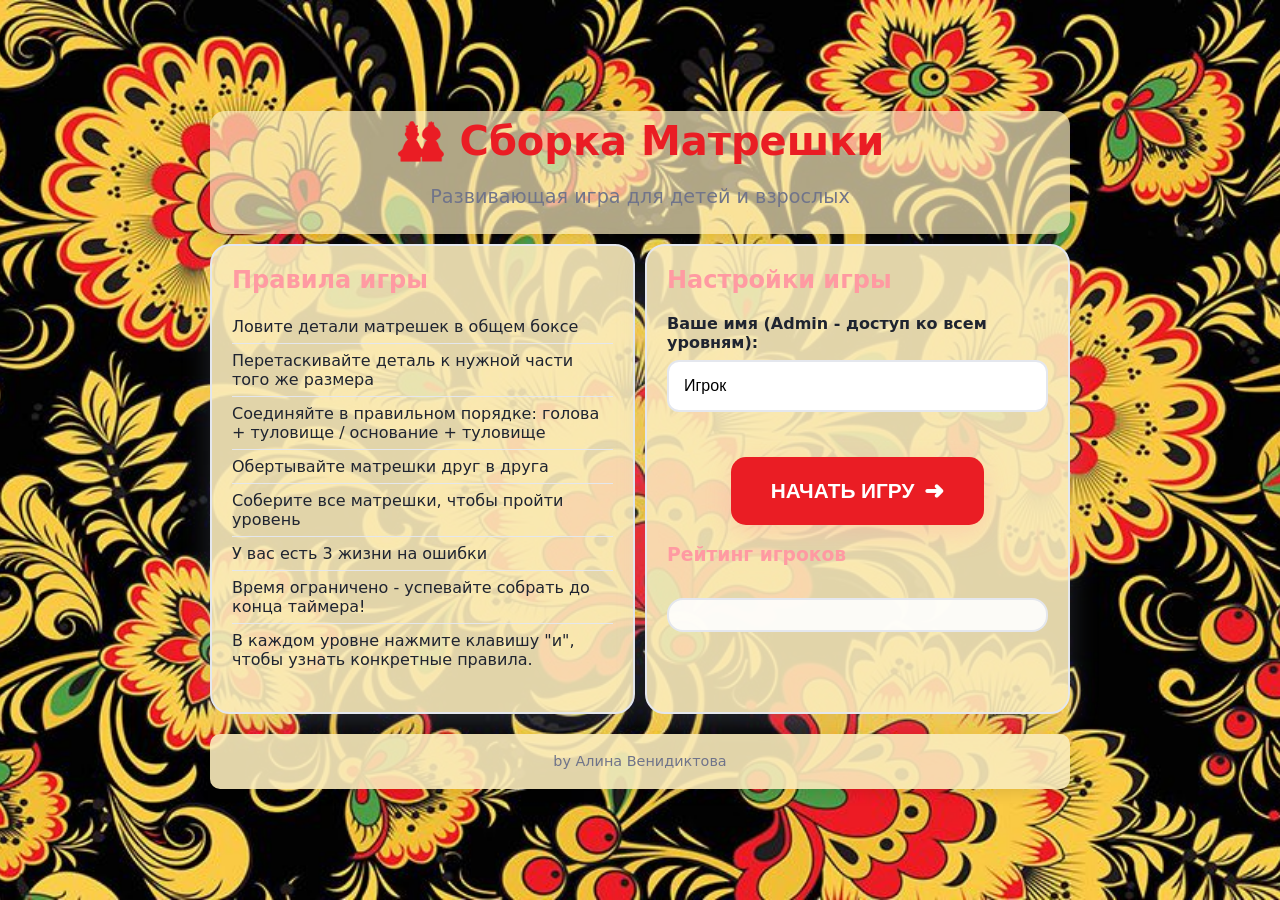
<file: index.html>
<!DOCTYPE html>
<html lang="ru">

<head>
    <meta charset="UTF-8">
    <meta name="viewport" content="width=device-width, initial-scale=1.0">
    <title>Сборка Матрешки - Начало</title>
    <link rel="stylesheet" href="css/style.css" />
    <link rel="stylesheet" href="css/matrs.css" />
</head>

<body>
    <div class="start-container">
        <div class="start-header">
            <h1>🎎 Сборка Матрешки</h1>
            <p>Развивающая игра для детей и взрослых</p>
        </div>

        <div class="start-content">
            <div class="rules-panel">
                <h2>Правила игры</h2>
                <ul class="rules-list">
                    <li>Ловите детали матрешек в общем боксе</li>
                    <li>Перетаскивайте деталь к нужной части того же размера</li>
                    <li>Соединяйте в правильном порядке: голова + туловище / основание + туловище </li>
                    <li>Обертывайте матрешки друг в друга</li>
                    <li>Соберите все матрешки, чтобы пройти уровень</li>
                    <li>У вас есть 3 жизни на ошибки</li>
                    <li>Время ограничено - успевайте собрать до конца таймера!</li>
                    <li>В каждом уровне нажмите клавишу "и", чтобы узнать конкретные правила.</li>

                </ul>
            </div>

            <div class="setup-panel">
                <h2>Настройки игры</h2>

                <div class="input-group">
                    <label for="playerName">Ваше имя (Admin - доступ ко всем уровням):</label>
                    <input type="text" id="playerName" placeholder="Введите ваше имя" maxlength="20" value="Игрок">
                </div>



                <div class="start-button-container">
                    <button class="start-btn" id="startGame">
                        НАЧАТЬ ИГРУ
                    </button>
                </div>
                <h3>Рейтинг игроков</h3>
                <div id="leaderboard" class="leaderboard">
                </div>
            </div>
        </div>

        <div class="footer-note">
            <p>by Алина Венидиктова</p>
        </div>
    </div>
    <script src="js/config.js"></script>
    <script src="js/parts.js"></script>
    <script src="js/game.js"></script>
</body>

</html>
</file>
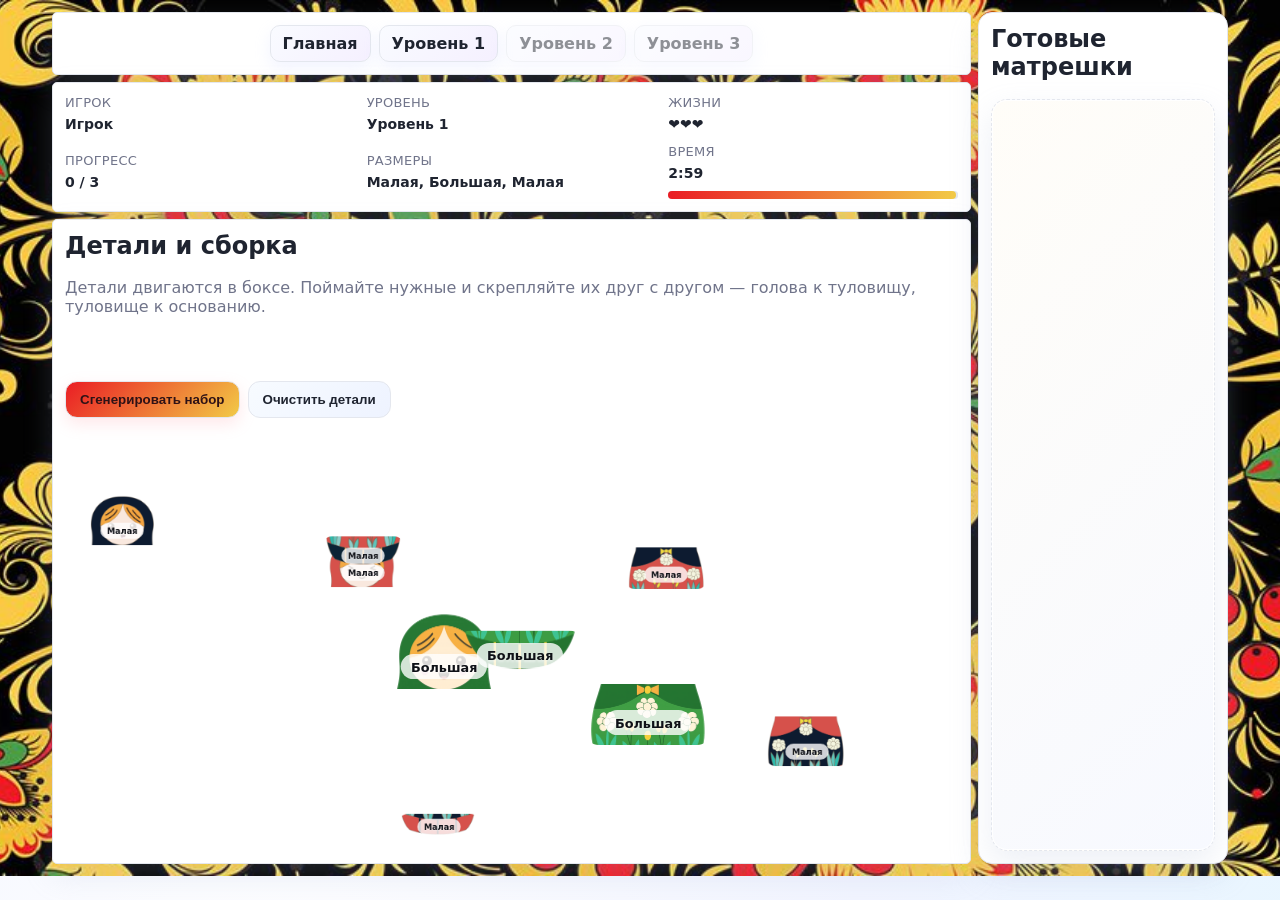
<file: level1.html>
<!DOCTYPE html>
<html lang="ru">

<head>
  <meta charset="UTF-8" />
  <meta name="viewport" content="width=device-width, initial-scale=1.0" />
  <title>Сборка матрешки — Уровень 1</title>
  <link rel="stylesheet" href="style.css" />
  <link rel="stylesheet" href="matrs.css" />
</head>

<body>
  <div class="app">
    <div class="main-content">
      <header class="panel">
        <nav class="levels">
          <a href="index.html">Главная</a>
          <a id="level1Link" href="level1.html">Уровень 1</a>
          <a id="level2Link" href="level2.html">Уровень 2</a>
          <a id="level3Link" href="level3.html">Уровень 3</a>
        </nav>
      </header>

      <section class="panel hud">
        <div class="hud-item">
          <div class="label">Уровень</div>
          <div id="levelName" class="value">—</div>
        </div>
        <div class="hud-item">
          <div class="label">Жизни</div>
          <div id="lives" class="value">❤❤❤</div>
        </div>
        <div class="hud-item">
          <div class="label">Прогресс</div>
          <div id="progress" class="value">0 / 0</div>
        </div>
        <div class="hud-item">
          <div class="label">Размеры</div>
          <div id="sizeLabel" class="value">Разные</div>
        </div>

        <div class="hud-item">
          <div class="label">Время</div>
          <div id="timer" class="value">—</div>
          <progress id="timerProgress" class="timer-progress" value="0" max="100"></progress>
        </div>

      </section>
      <section class="panel workspace">
        <div class="column palette">
          <h2>Детали и сборка</h2>
          <p class="muted">Детали двигаются в боксе. Поймайте нужные и скрепляйте их друг с другом — голова к туловищу,
            туловище к основанию.</p>
          <div class="row">
            <button id="generateParts">Сгенерировать набор</button>
            <button id="clearParts" class="ghost">Очистить детали</button>
          </div>
          <div id="partsTray" class="parts-tray"></div>
        </div>
      </section>
    </div>
    <section class="panel shelf-panel">
      <div class="column shelf-column">
        <h2>Готовые матрешки</h2>
        <div id="shelf" class="shelf"></div>
      </div>
    </section>
  </div>
  <!-- Модальное окно победы -->
  <div id="winModal" class="modal-overlay">
    <div class="modal-content win-modal">
      <div class="modal-icon">🎉</div>
      <h2>Поздравляем!</h2>
      <p class="modal-subtitle">Вы успешно собрали все матрешки!</p>

      <div class="score-board">
        <div class="score-item">
          <span class="score-label">Собрано матрешек:</span>
          <span class="score-value" id="scoreMatryoshkas">0</span>
        </div>
        <div class="score-item">
          <span class="score-label">Потрачено времени:</span>
          <span class="score-value" id="scoreTime">0:00</span>
        </div>
        <div class="score-item">
          <span class="score-label">Осталось жизней:</span>
          <span class="score-value" id="scoreLives">3</span>
        </div>
        <div class="score-item total">
          <span class="score-label">Общий счет:</span>
          <span class="score-value" id="scoreTotal">0</span>
        </div>
        <div class="score-item summary" id="summaryItem" style="display: none;">
          <span class="score-label" id="summaryLabel">Итоговый счет (уровни 1-2):</span>
          <span class="score-value" id="scoreSummary">0</span>
        </div>
      </div>

      <div class="modal-buttons">
        <button id="nextLevelBtn" class="btn-primary">Следующий уровень →</button>
        <button id="restartLevelBtn" class="btn-secondary">Играть еще раз</button>
        <button id="mainMenuBtn" class="btn-ghost">Главное меню</button>
      </div>
    </div>
  </div>

  <!-- Модальное окно поражения -->
  <div id="loseModal" class="modal-overlay">
    <div class="modal-content lose-modal">
      <div class="modal-icon">😢</div>
      <h2>Игра окончена</h2>
      <p class="modal-subtitle">Попробуйте еще раз!</p>

      <div class="score-board">
        <div class="score-item">
          <span class="score-label">Собрано матрешек:</span>
          <span class="score-value" id="loseMatryoshkas">0</span>
        </div>
        <div class="score-item">
          <span class="score-label">Осталось времени:</span>
          <span class="score-value" id="loseTime">0:00</span>
        </div>
        <div class="score-item">
          <span class="score-label">Причина поражения:</span>
          <span class="score-value" id="loseReason">—</span>
        </div>
      </div>

      <div class="modal-buttons">
        <button id="restartAfterLoseBtn" class="btn-primary">Попробовать еще раз</button>
        <button id="mainMenuLoseBtn" class="btn-secondary">Главное меню</button>
      </div>
    </div>
  </div>

  <!-- Контейнер для конфетти (фейерверков) -->
  <div id="confetti-container"></div>

  <!-- Записка для уровня 1 -->
  <div id="levelNote" style="display: none;">
    <div style="position: fixed; top: 50%; left: 50%; transform: translate(-50%, -50%); background: white; padding: 20px; border-radius: 10px; box-shadow: 0 0 10px rgba(0,0,0,0.5); z-index: 1000; max-width: 400px;">
      <h3>Уровень 1</h3>
      <p>Ваша задача - собрать матрешки. Можно прикреплять голову к туловищу и основание к туловищу. Прикрепляйте соответствующе цветам.</p>
      <button onclick="document.getElementById('levelNote').style.display='none'">Закрыть</button>
    </div>
  </div>

  <script src="script.js"></script>
</body>

</html>
</file>
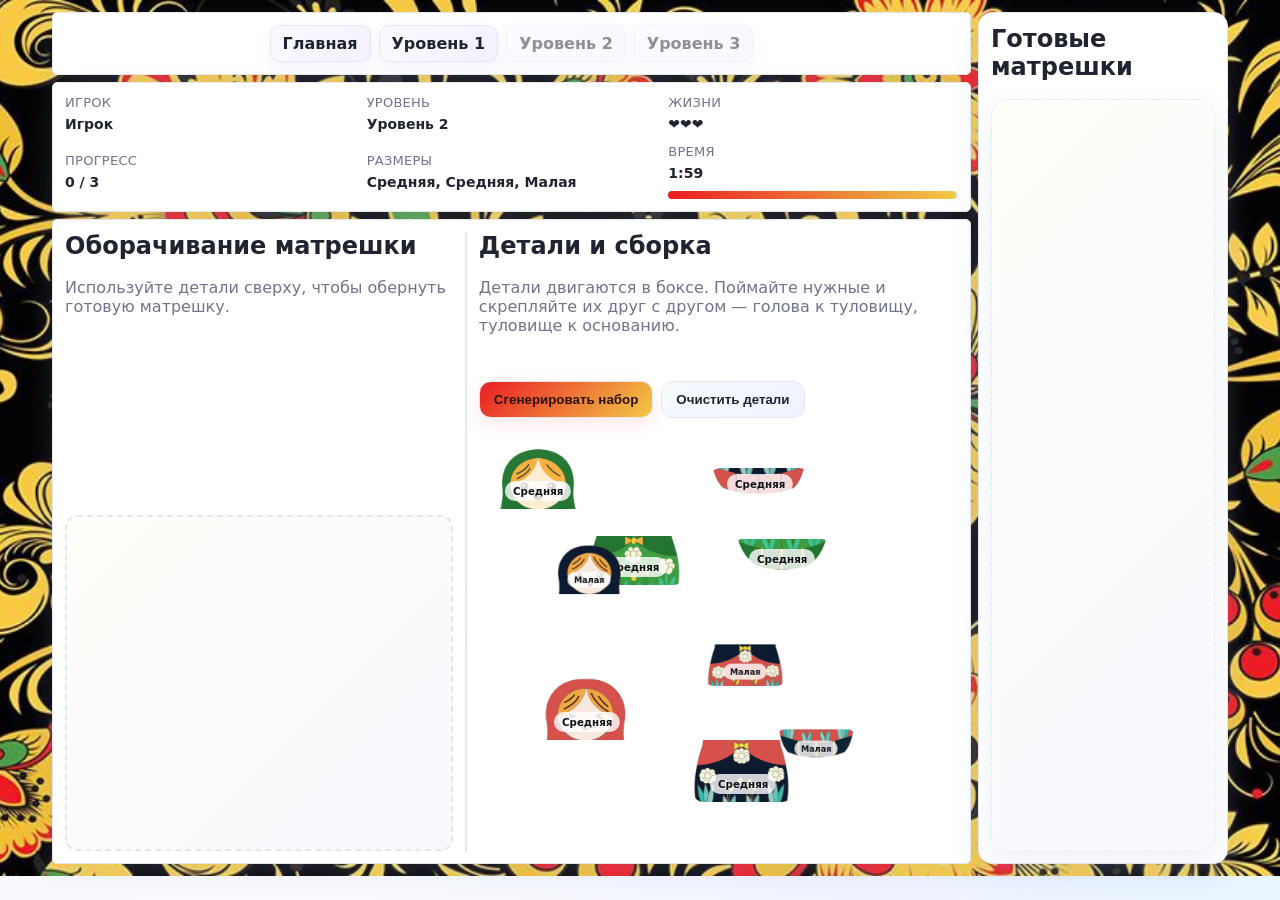
<file: level2.html>
<!DOCTYPE html>
<html lang="ru">

<head>
  <meta charset="UTF-8" />
  <meta name="viewport" content="width=device-width, initial-scale=1.0" />
  <title>Сборка матрешки — Уровень 2</title>
  <link rel="stylesheet" href="style.css" />
  <link rel="stylesheet" href="matrs.css" />
</head>

<body>
  <div class="app">
    <div class="main-content">
      <header class="panel">
        <nav class="levels">
          <a href="index.html">Главная</a>
          <a id="level1Link" href="level1.html">Уровень 1</a>
          <a id="level2Link" href="level2.html">Уровень 2</a>
          <a id="level3Link" href="level3.html">Уровень 3</a>
        </nav>
      </header>

      <section class="panel hud">
        <div class="hud-item">
          <div class="label">Уровень</div>
          <div id="levelName" class="value">—</div>
        </div>
        <div class="hud-item">
          <div class="label">Жизни</div>
          <div id="lives" class="value">❤❤❤</div>
        </div>
        <div class="hud-item">
          <div class="label">Прогресс</div>
          <div id="progress" class="value">0 / 0</div>
        </div>
        <div class="hud-item">
          <div class="label">Размеры</div>
          <div id="sizeLabel" class="value">Разные</div>
        </div>

        <div class="hud-item">
          <div class="label">Время</div>
          <div id="timer" class="value">—</div>
          <progress id="timerProgress" class="timer-progress" value="0" max="100"></progress>
        </div>
      </section>
      <section class="panel workspace">
        <div class="workspace-split">
          <!-- Левая часть: оборачивание -->
          <div class="column wrapping-area">
            <h2>Оборачивание матрешки</h2>
            <p class="muted">Используйте детали сверху, чтобы обернуть готовую матрешку.</p>
            <div class="wrapping-parts-container">
              <div id="wrappingParts" class="wrapping-parts"></div>
            </div>
            <div class="wrapping-doll-container">
              <div id="wrappingDoll" class="wrapping-doll-area"></div>
            </div>
          </div>
          <div class="column palette">
            <h2>Детали и сборка</h2>
            <p class="muted">Детали двигаются в боксе. Поймайте нужные и скрепляйте их друг с другом — голова к
              туловищу,
              туловище к основанию.</p>
            <div class="row">
              <button id="generateParts">Сгенерировать набор</button>
              <button id="clearParts" class="ghost">Очистить детали</button>
            </div>
            <div id="partsTray" class="parts-tray"></div>
          </div>
      </section>
    </div>
    <section class="panel shelf-panel">
      <div class="column shelf-column">
        <h2>Готовые матрешки</h2>
        <div id="shelf" class="shelf"></div>
      </div>
    </section>
  </div>
  <!-- Модальное окно победы -->
  <div id="winModal" class="modal-overlay">
    <div class="modal-content win-modal">
      <div class="modal-icon">🎉</div>
      <h2>Поздравляем!</h2>
      <p class="modal-subtitle">Вы успешно собрали все матрешки!</p>

      <div class="score-board">
        <div class="score-item">
          <span class="score-label">Собрано матрешек:</span>
          <span class="score-value" id="scoreMatryoshkas">0</span>
        </div>
        <div class="score-item">
          <span class="score-label">Потрачено времени:</span>
          <span class="score-value" id="scoreTime">0:00</span>
        </div>
        <div class="score-item">
          <span class="score-label">Осталось жизней:</span>
          <span class="score-value" id="scoreLives">3</span>
        </div>
        <div class="score-item total">
          <span class="score-label">Общий счет:</span>
          <span class="score-value" id="scoreTotal">0</span>
        </div>
        <div class="score-item summary" id="summaryItem" style="display: none;">
          <span class="score-label" id="summaryLabel">Итоговый счет (уровни 1-2):</span>
          <span class="score-value" id="scoreSummary">0</span>
        </div>
      </div>

      <div class="modal-buttons">
        <button id="nextLevelBtn" class="btn-primary">Следующий уровень →</button>
        <button id="restartLevelBtn" class="btn-secondary">Играть еще раз</button>
        <button id="mainMenuBtn" class="btn-ghost">Главное меню</button>
      </div>
    </div>
  </div>

  <!-- Модальное окно поражения -->
  <div id="loseModal" class="modal-overlay">
    <div class="modal-content lose-modal">
      <div class="modal-icon">😢</div>
      <h2>Игра окончена</h2>
      <p class="modal-subtitle">Попробуйте еще раз!</p>

      <div class="score-board">
        <div class="score-item">
          <span class="score-label">Собрано матрешек:</span>
          <span class="score-value" id="loseMatryoshkas">0</span>
        </div>
        <div class="score-item">
          <span class="score-label">Осталось времени:</span>
          <span class="score-value" id="loseTime">0:00</span>
        </div>
        <div class="score-item">
          <span class="score-label">Причина поражения:</span>
          <span class="score-value" id="loseReason">—</span>
        </div>
      </div>

      <div class="modal-buttons">
        <button id="restartAfterLoseBtn" class="btn-primary">Попробовать еще раз</button>
        <button id="mainMenuLoseBtn" class="btn-secondary">Главное меню</button>
      </div>
    </div>
  </div>

  <!-- Контейнер для конфетти (фейерверков) -->
  <div id="confetti-container"></div>

  <!-- Записка для уровня 2 -->
  <div id="levelNote" style="display: none;">
    <div style="position: fixed; top: 50%; left: 50%; transform: translate(-50%, -50%); background: white; padding: 20px; border-radius: 10px; box-shadow: 0 0 10px rgba(0,0,0,0.5); z-index: 1000; max-width: 400px;">
      <h3>Уровень 2</h3>
      <p>Ваша задача снова собрать матрешки, как в уровне 1. После того, как соберете, матрешка переместится в поле "Оборачивание". Там оборачивайте матрешку до тех пор, пока она не станет большого размера.</p>
      <button onclick="document.getElementById('levelNote').style.display='none'">Закрыть</button>
    </div>
  </div>

  <script src="script.js"></script>
</body>

</html>
</file>
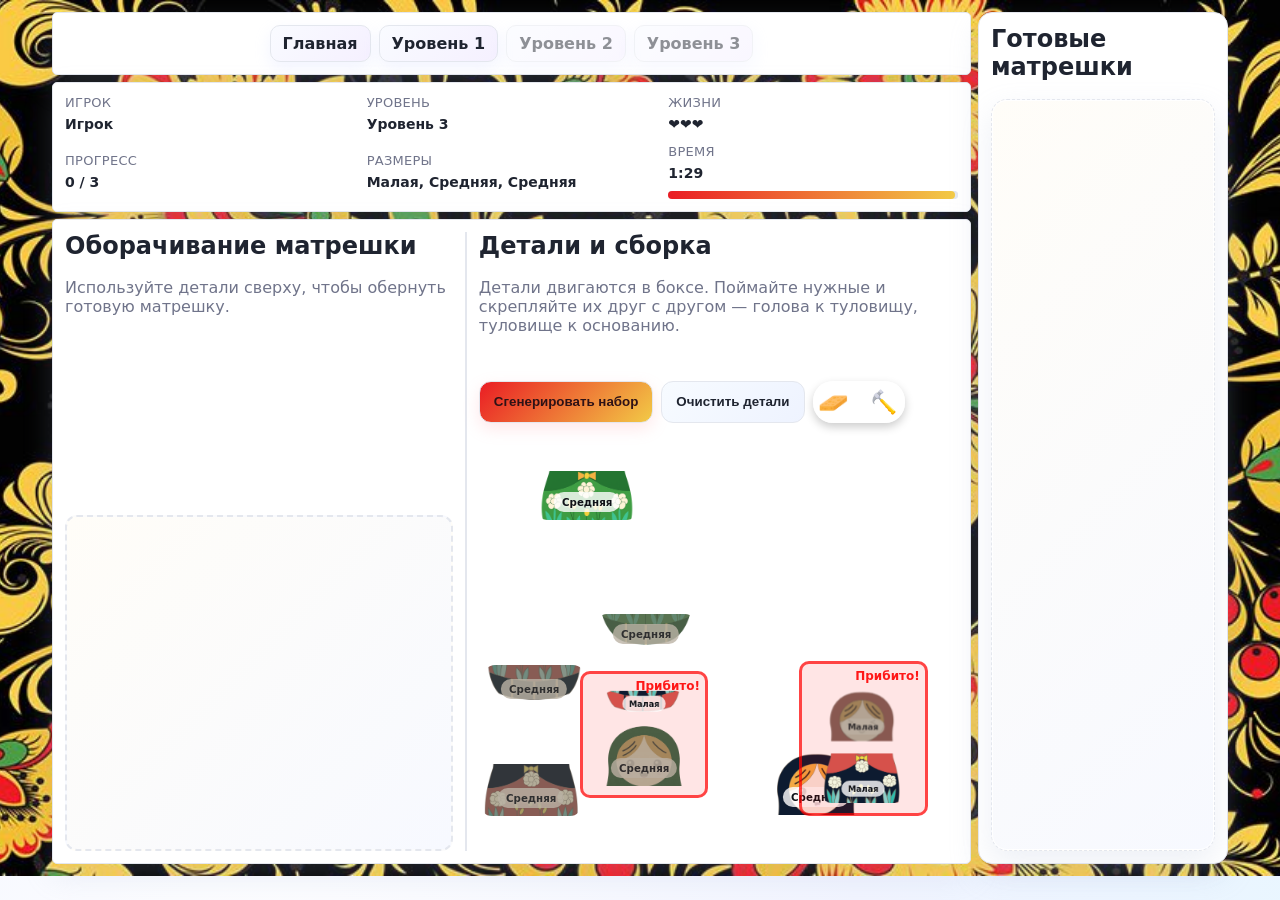
<file: level3.html>
<!DOCTYPE html>
<html lang="ru">

<head>
  <meta charset="UTF-8" />
  <meta name="viewport" content="width=device-width, initial-scale=1.0" />
  <title>Сборка матрешки — Уровень 3</title>
  <link rel="stylesheet" href="style.css" />
  <link rel="stylesheet" href="matrs.css" />
</head>

<body>
  <div class="app">
    <div class="main-content">
      <header class="panel">
        <nav class="levels">
          <a href="index.html">Главная</a>
          <a id="level1Link" href="level1.html">Уровень 1</a>
          <a id="level2Link" href="level2.html">Уровень 2</a>
          <a id="level3Link" href="level3.html">Уровень 3</a>
        </nav>
      </header>

      <section class="panel hud">
        <div class="hud-item">
          <div class="label">Уровень</div>
          <div id="levelName" class="value">—</div>
        </div>
        <div class="hud-item">
          <div class="label">Жизни</div>
          <div id="lives" class="value">❤❤❤</div>
        </div>
        <div class="hud-item">
          <div class="label">Прогресс</div>
          <div id="progress" class="value">0 / 0</div>
        </div>
        <div class="hud-item">
          <div class="label">Размеры</div>
          <div id="sizeLabel" class="value">Разные</div>
        </div>

        <div class="hud-item">
          <div class="label">Время</div>
          <div id="timer" class="value">—</div>
          <progress id="timerProgress" class="timer-progress" value="0" max="100"></progress>
        </div>
      </section>
      <section class="panel workspace">
        <div class="workspace-split">
          <div class="column wrapping-area">
            <h2>Оборачивание матрешки</h2>
            <p class="muted">Используйте детали сверху, чтобы обернуть готовую матрешку.</p>
            <div class="wrapping-parts-container">
              <div id="wrappingParts" class="wrapping-parts"></div>
            </div>
            <div class="wrapping-doll-container">
              <div id="wrappingDoll" class="wrapping-doll-area"></div>
            </div>
          </div>
          <div class="column palette">
            <h2>Детали и сборка</h2>
            <p class="muted">Детали двигаются в боксе. Поймайте нужные и скрепляйте их друг с другом — голова к
              туловищу,
              туловище к основанию.</p>
             
            <div class="row">
              <button id="generateParts">Сгенерировать набор</button>
              <button id="clearParts" class="ghost">Очистить детали</button>
               <div id="toolsPanel" class="tools-panel">
                <div class="tool" data-tool="sponge" title="Губка — очистить грязь">
                  <img src="img/sponge.png" alt="Губка">
                </div>
                <div class="tool" data-tool="hammer" title="Молоток — разбить неправильную сборку">
                  <img src="img/hammer.png" alt="Молоток">
                </div>
              </div>
            </div>

            <div id="partsTray" class="parts-tray"></div>
      </section>
    </div>
    <section class="panel shelf-panel">
      <div class="column shelf-column">
        <h2>Готовые матрешки</h2>
        <div id="shelf" class="shelf"></div>
      </div>
    </section>
  </div>
  <div id="winModal" class="modal-overlay">
    <div class="modal-content win-modal">
      <div class="modal-icon">🎉</div>
      <h2>Поздравляем!</h2>
      <p class="modal-subtitle">Вы успешно собрали все матрешки!</p>

      <div class="score-board">
        <div class="score-item">
          <span class="score-label">Собрано матрешек:</span>
          <span class="score-value" id="scoreMatryoshkas">0</span>
        </div>
        <div class="score-item">
          <span class="score-label">Потрачено времени:</span>
          <span class="score-value" id="scoreTime">0:00</span>
        </div>
        <div class="score-item">
          <span class="score-label">Осталось жизней:</span>
          <span class="score-value" id="scoreLives">3</span>
        </div>
        <div class="score-item total">
          <span class="score-label">Общий счет:</span>
          <span class="score-value" id="scoreTotal">0</span>
        </div>
        <div class="score-item summary" id="summaryItem" style="display: none;">
          <span class="score-label" id="summaryLabel">Итоговый счет (уровни 1-2):</span>
          <span class="score-value" id="scoreSummary">0</span>
        </div>
      </div>

      <div class="modal-buttons">
        <button id="nextLevelBtn" class="btn-primary">Следующий уровень →</button>
        <button id="restartLevelBtn" class="btn-secondary">Играть еще раз</button>
        <button id="mainMenuBtn" class="btn-ghost">Главное меню</button>
      </div>
    </div>
  </div>

  <div id="loseModal" class="modal-overlay">
    <div class="modal-content lose-modal">
      <div class="modal-icon">😢</div>
      <h2>Игра окончена</h2>
      <p class="modal-subtitle">Попробуйте еще раз!</p>

      <div class="score-board">
        <div class="score-item">
          <span class="score-label">Собрано матрешек:</span>
          <span class="score-value" id="loseMatryoshkas">0</span>
        </div>
        <div class="score-item">
          <span class="score-label">Осталось времени:</span>
          <span class="score-value" id="loseTime">0:00</span>
        </div>
        <div class="score-item">
          <span class="score-label">Причина поражения:</span>
          <span class="score-value" id="loseReason">—</span>
        </div>
      </div>

      <div class="modal-buttons">
        <button id="restartAfterLoseBtn" class="btn-primary">Попробовать еще раз</button>
        <button id="mainMenuLoseBtn" class="btn-secondary">Главное меню</button>
      </div>
    </div>
  </div>

  <div id="confetti-container"></div>

  <div id="levelNote" style="display: none;">
    <div style="position: fixed; top: 50%; left: 50%; transform: translate(-50%, -50%); background: white; padding: 20px; border-radius: 10px; box-shadow: 0 0 10px rgba(0,0,0,0.5); z-index: 1000; max-width: 400px;">
      <h3>Уровень 3.</h3>
      <p>Ваша задача снова собрать и обернуть матрешки, как в уровнях 1 и 2. Только теперь детальки пыльные и неверно прибитые. Очистите и разъедините их, используя молоток и губку.</p>
      <button onclick="document.getElementById('levelNote').style.display='none'">Закрыть</button>
    </div>
  </div>

  <script src="script.js"></script>
</body>

</html>
</file>
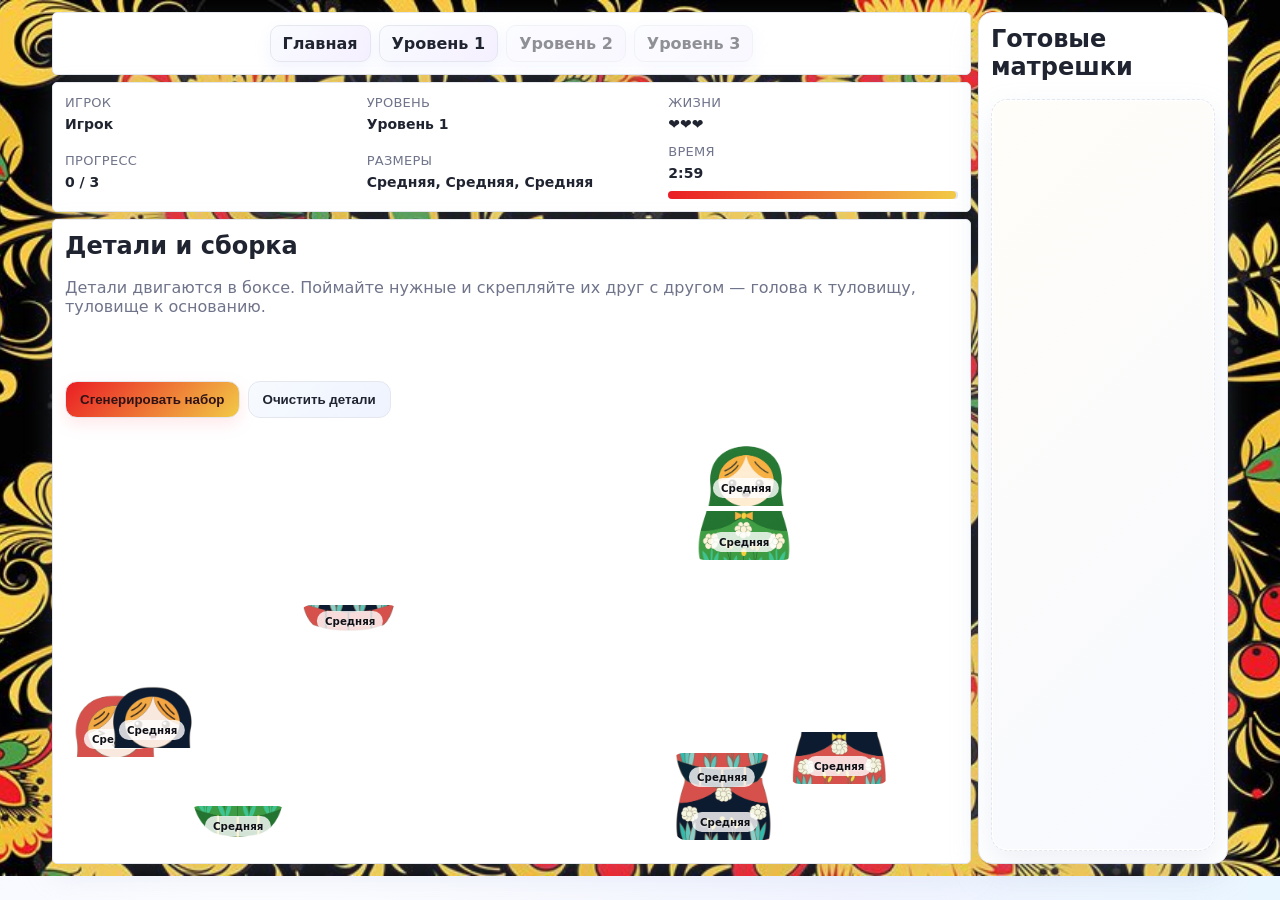
<file: levels/level1.html>
<!DOCTYPE html>
<html lang="ru">

<head>
  <meta charset="UTF-8" />
  <meta name="viewport" content="width=device-width, initial-scale=1.0" />
  <title>Сборка матрешки — Уровень 1</title>
  <link rel="stylesheet" href="../css/style.css" />
  <link rel="stylesheet" href="../css/matrs.css" />
</head>

<body>
  <div class="app">
    <div class="main-content">
      <header class="panel">
        <nav class="levels">
          <a href="../index.html">Главная</a>
          <a id="level1Link" href="level1.html">Уровень 1</a>
          <a id="level2Link" href="level2.html">Уровень 2</a>
          <a id="level3Link" href="level3.html">Уровень 3</a>
        </nav>
      </header>

      <section class="panel hud">
        <div class="hud-item">
          <div class="label">Уровень</div>
          <div id="levelName" class="value">—</div>
        </div>
        <div class="hud-item">
          <div class="label">Жизни</div>
          <div id="lives" class="value">❤❤❤</div>
        </div>
        <div class="hud-item">
          <div class="label">Прогресс</div>
          <div id="progress" class="value">0 / 0</div>
        </div>
        <div class="hud-item">
          <div class="label">Размеры</div>
          <div id="sizeLabel" class="value">Разные</div>
        </div>

        <div class="hud-item">
          <div class="label">Время</div>
          <div id="timer" class="value">—</div>
          <progress id="timerProgress" class="timer-progress" value="0" max="100"></progress>
        </div>

      </section>
      <section class="panel workspace">
        <div class="column palette">
          <h2>Детали и сборка</h2>
          <p class="muted">Детали двигаются в боксе. Поймайте нужные и скрепляйте их друг с другом — голова к туловищу,
            туловище к основанию.</p>
          <div class="row">
            <button id="generateParts">Сгенерировать набор</button>
            <button id="clearParts" class="ghost">Очистить детали</button>
          </div>
          <div id="partsTray" class="parts-tray"></div>
        </div>
      </section>
    </div>
    <section class="panel shelf-panel">
      <div class="column shelf-column">
        <h2>Готовые матрешки</h2>
        <div id="shelf" class="shelf"></div>
      </div>
    </section>
  </div>
  <!-- Модальное окно победы -->
  <div id="winModal" class="modal-overlay">
    <div class="modal-content win-modal">
      <div class="modal-icon">🎉</div>
      <h2>Поздравляем!</h2>
      <p class="modal-subtitle">Вы успешно собрали все матрешки!</p>

      <div class="score-board">
        <div class="score-item">
          <span class="score-label">Собрано матрешек:</span>
          <span class="score-value" id="scoreMatryoshkas">0</span>
        </div>
        <div class="score-item">
          <span class="score-label">Потрачено времени:</span>
          <span class="score-value" id="scoreTime">0:00</span>
        </div>
        <div class="score-item">
          <span class="score-label">Осталось жизней:</span>
          <span class="score-value" id="scoreLives">3</span>
        </div>
        <div class="score-item total">
          <span class="score-label">Общий счет:</span>
          <span class="score-value" id="scoreTotal">0</span>
        </div>
        <div class="score-item summary" id="summaryItem" style="display: none;">
          <span class="score-label" id="summaryLabel">Итоговый счет (уровни 1-2):</span>
          <span class="score-value" id="scoreSummary">0</span>
        </div>
      </div>

      <div class="modal-buttons">
        <button id="nextLevelBtn" class="btn-primary">Следующий уровень →</button>
        <button id="restartLevelBtn" class="btn-secondary">Играть еще раз</button>
        <button id="mainMenuBtn" class="btn-ghost">Главное меню</button>
      </div>
    </div>
  </div>

  <!-- Модальное окно поражения -->
  <div id="loseModal" class="modal-overlay">
    <div class="modal-content lose-modal">
      <div class="modal-icon">😢</div>
      <h2>Игра окончена</h2>
      <p class="modal-subtitle">Попробуйте еще раз!</p>

      <div class="score-board">
        <div class="score-item">
          <span class="score-label">Собрано матрешек:</span>
          <span class="score-value" id="loseMatryoshkas">0</span>
        </div>
        <div class="score-item">
          <span class="score-label">Осталось времени:</span>
          <span class="score-value" id="loseTime">0:00</span>
        </div>
        <div class="score-item">
          <span class="score-label">Причина поражения:</span>
          <span class="score-value" id="loseReason">—</span>
        </div>
      </div>

      <div class="modal-buttons">
        <button id="restartAfterLoseBtn" class="btn-primary">Попробовать еще раз</button>
        <button id="mainMenuLoseBtn" class="btn-secondary">Главное меню</button>
      </div>
    </div>
  </div>

  <!-- Контейнер для конфетти (фейерверков) -->
  <div id="confetti-container"></div>

  <!-- Записка для уровня 1 -->
  <div id="levelNote" style="display: none;">
    <div style="position: fixed; top: 50%; left: 50%; transform: translate(-50%, -50%); background: white; padding: 20px; border-radius: 10px; box-shadow: 0 0 10px rgba(0,0,0,0.5); z-index: 1000; max-width: 400px;">
      <h3>Уровень 1</h3>
      <p>Ваша задача - собрать матрешки. Можно прикреплять голову к туловищу и основание к туловищу. Прикрепляйте соответствующе цветам.</p>
      <button onclick="document.getElementById('levelNote').style.display='none'">Закрыть</button>
    </div>
  </div>

  <script src="../js/config.js"></script>
  <script src="../js/parts.js"></script>
  <script src="../js/game.js"></script>
</body>

</html>
</file>
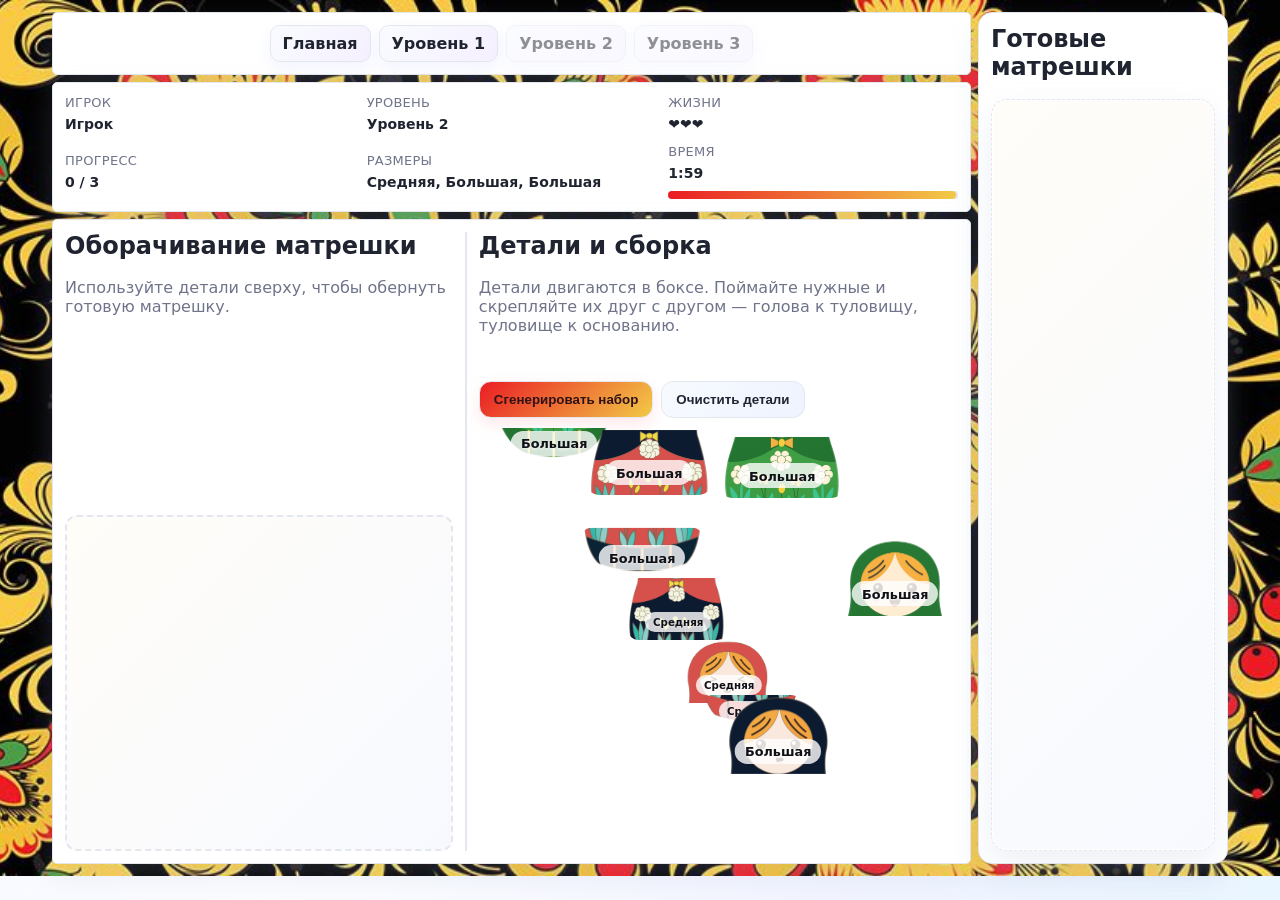
<file: levels/level2.html>
<!DOCTYPE html>
<html lang="ru">

<head>
  <meta charset="UTF-8" />
  <meta name="viewport" content="width=device-width, initial-scale=1.0" />
  <title>Сборка матрешки — Уровень 2</title>
  <link rel="stylesheet" href="../css/style.css" />
  <link rel="stylesheet" href="../css/matrs.css" />
</head>

<body>
  <div class="app">
    <div class="main-content">
      <header class="panel">
        <nav class="levels">
          <a href="../index.html">Главная</a>
          <a id="level1Link" href="level1.html">Уровень 1</a>
          <a id="level2Link" href="level2.html">Уровень 2</a>
          <a id="level3Link" href="level3.html">Уровень 3</a>
        </nav>
      </header>

      <section class="panel hud">
        <div class="hud-item">
          <div class="label">Уровень</div>
          <div id="levelName" class="value">—</div>
        </div>
        <div class="hud-item">
          <div class="label">Жизни</div>
          <div id="lives" class="value">❤❤❤</div>
        </div>
        <div class="hud-item">
          <div class="label">Прогресс</div>
          <div id="progress" class="value">0 / 0</div>
        </div>
        <div class="hud-item">
          <div class="label">Размеры</div>
          <div id="sizeLabel" class="value">Разные</div>
        </div>

        <div class="hud-item">
          <div class="label">Время</div>
          <div id="timer" class="value">—</div>
          <progress id="timerProgress" class="timer-progress" value="0" max="100"></progress>
        </div>
      </section>
      <section class="panel workspace">
        <div class="workspace-split">
          <!-- Левая часть: оборачивание -->
          <div class="column wrapping-area">
            <h2>Оборачивание матрешки</h2>
            <p class="muted">Используйте детали сверху, чтобы обернуть готовую матрешку.</p>
            <div class="wrapping-parts-container">
              <div id="wrappingParts" class="wrapping-parts"></div>
            </div>
            <div class="wrapping-doll-container">
              <div id="wrappingDoll" class="wrapping-doll-area"></div>
            </div>
          </div>
          <div class="column palette">
            <h2>Детали и сборка</h2>
            <p class="muted">Детали двигаются в боксе. Поймайте нужные и скрепляйте их друг с другом — голова к
              туловищу,
              туловище к основанию.</p>
            <div class="row">
              <button id="generateParts">Сгенерировать набор</button>
              <button id="clearParts" class="ghost">Очистить детали</button>
            </div>
            <div id="partsTray" class="parts-tray"></div>
          </div>
      </section>
    </div>
    <section class="panel shelf-panel">
      <div class="column shelf-column">
        <h2>Готовые матрешки</h2>
        <div id="shelf" class="shelf"></div>
      </div>
    </section>
  </div>
  <!-- Модальное окно победы -->
  <div id="winModal" class="modal-overlay">
    <div class="modal-content win-modal">
      <div class="modal-icon">🎉</div>
      <h2>Поздравляем!</h2>
      <p class="modal-subtitle">Вы успешно собрали все матрешки!</p>

      <div class="score-board">
        <div class="score-item">
          <span class="score-label">Собрано матрешек:</span>
          <span class="score-value" id="scoreMatryoshkas">0</span>
        </div>
        <div class="score-item">
          <span class="score-label">Потрачено времени:</span>
          <span class="score-value" id="scoreTime">0:00</span>
        </div>
        <div class="score-item">
          <span class="score-label">Осталось жизней:</span>
          <span class="score-value" id="scoreLives">3</span>
        </div>
        <div class="score-item total">
          <span class="score-label">Общий счет:</span>
          <span class="score-value" id="scoreTotal">0</span>
        </div>
        <div class="score-item summary" id="summaryItem" style="display: none;">
          <span class="score-label" id="summaryLabel">Итоговый счет (уровни 1-2):</span>
          <span class="score-value" id="scoreSummary">0</span>
        </div>
      </div>

      <div class="modal-buttons">
        <button id="nextLevelBtn" class="btn-primary">Следующий уровень →</button>
        <button id="restartLevelBtn" class="btn-secondary">Играть еще раз</button>
        <button id="mainMenuBtn" class="btn-ghost">Главное меню</button>
      </div>
    </div>
  </div>

  <!-- Модальное окно поражения -->
  <div id="loseModal" class="modal-overlay">
    <div class="modal-content lose-modal">
      <div class="modal-icon">😢</div>
      <h2>Игра окончена</h2>
      <p class="modal-subtitle">Попробуйте еще раз!</p>

      <div class="score-board">
        <div class="score-item">
          <span class="score-label">Собрано матрешек:</span>
          <span class="score-value" id="loseMatryoshkas">0</span>
        </div>
        <div class="score-item">
          <span class="score-label">Осталось времени:</span>
          <span class="score-value" id="loseTime">0:00</span>
        </div>
        <div class="score-item">
          <span class="score-label">Причина поражения:</span>
          <span class="score-value" id="loseReason">—</span>
        </div>
      </div>

      <div class="modal-buttons">
        <button id="restartAfterLoseBtn" class="btn-primary">Попробовать еще раз</button>
        <button id="mainMenuLoseBtn" class="btn-secondary">Главное меню</button>
      </div>
    </div>
  </div>

  <!-- Контейнер для конфетти (фейерверков) -->
  <div id="confetti-container"></div>

  <!-- Записка для уровня 2 -->
  <div id="levelNote" style="display: none;">
    <div style="position: fixed; top: 50%; left: 50%; transform: translate(-50%, -50%); background: white; padding: 20px; border-radius: 10px; box-shadow: 0 0 10px rgba(0,0,0,0.5); z-index: 1000; max-width: 400px;">
      <h3>Уровень 2</h3>
      <p>Ваша задача снова собрать матрешки, как в уровне 1. После того, как соберете, матрешка переместится в поле "Оборачивание". Там оборачивайте матрешку до тех пор, пока она не станет большого размера.</p>
      <button onclick="document.getElementById('levelNote').style.display='none'">Закрыть</button>
    </div>
  </div>

  <script src="../js/config.js"></script>
  <script src="../js/parts.js"></script>
  <script src="../js/game.js"></script>
</body>

</html>
</file>
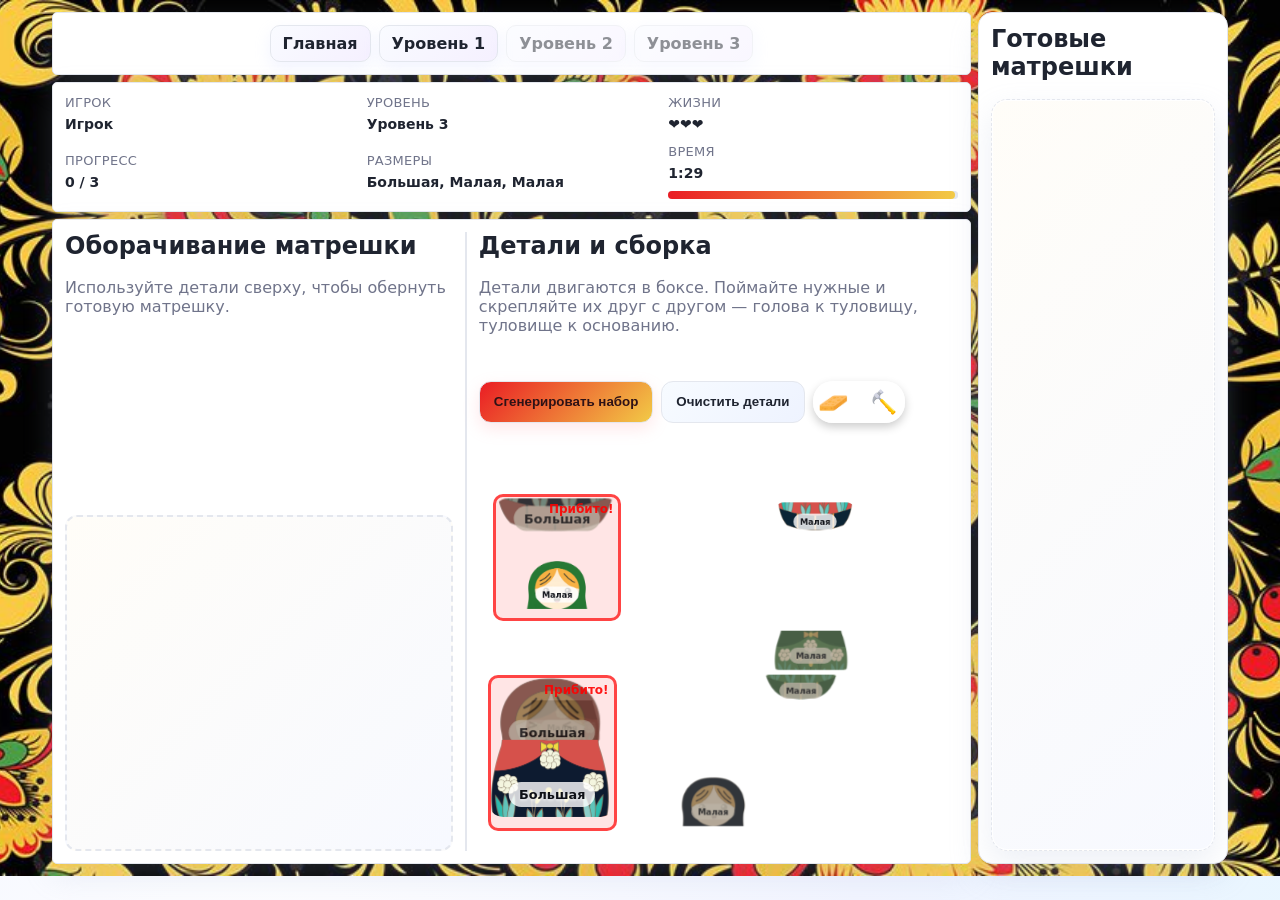
<file: levels/level3.html>
<!DOCTYPE html>
<html lang="ru">

<head>
  <meta charset="UTF-8" />
  <meta name="viewport" content="width=device-width, initial-scale=1.0" />
  <title>Сборка матрешки — Уровень 3</title>
  <link rel="stylesheet" href="../css/style.css" />
  <link rel="stylesheet" href="../css/matrs.css" />
</head>

<body>
  <div class="app">
    <div class="main-content">
      <header class="panel">
        <nav class="levels">
          <a href="../index.html">Главная</a>
          <a id="level1Link" href="level1.html">Уровень 1</a>
          <a id="level2Link" href="level2.html">Уровень 2</a>
          <a id="level3Link" href="level3.html">Уровень 3</a>
        </nav>
      </header>

      <section class="panel hud">
        <div class="hud-item">
          <div class="label">Уровень</div>
          <div id="levelName" class="value">—</div>
        </div>
        <div class="hud-item">
          <div class="label">Жизни</div>
          <div id="lives" class="value">❤❤❤</div>
        </div>
        <div class="hud-item">
          <div class="label">Прогресс</div>
          <div id="progress" class="value">0 / 0</div>
        </div>
        <div class="hud-item">
          <div class="label">Размеры</div>
          <div id="sizeLabel" class="value">Разные</div>
        </div>

        <div class="hud-item">
          <div class="label">Время</div>
          <div id="timer" class="value">—</div>
          <progress id="timerProgress" class="timer-progress" value="0" max="100"></progress>
        </div>
      </section>
      <section class="panel workspace">
        <div class="workspace-split">
          <div class="column wrapping-area">
            <h2>Оборачивание матрешки</h2>
            <p class="muted">Используйте детали сверху, чтобы обернуть готовую матрешку.</p>
            <div class="wrapping-parts-container">
              <div id="wrappingParts" class="wrapping-parts"></div>
            </div>
            <div class="wrapping-doll-container">
              <div id="wrappingDoll" class="wrapping-doll-area"></div>
            </div>
          </div>
          <div class="column palette">
            <h2>Детали и сборка</h2>
            <p class="muted">Детали двигаются в боксе. Поймайте нужные и скрепляйте их друг с другом — голова к
              туловищу,
              туловище к основанию.</p>
             
            <div class="row">
              <button id="generateParts">Сгенерировать набор</button>
              <button id="clearParts" class="ghost">Очистить детали</button>
               <div id="toolsPanel" class="tools-panel">
                <div class="tool" data-tool="sponge" title="Губка — очистить грязь">
                  <img src="../img/sponge.png" alt="Губка">
                </div>
                <div class="tool" data-tool="hammer" title="Молоток — разбить неправильную сборку">
                  <img src="../img/hammer.png" alt="Молоток">
                </div>
              </div>
            </div>

            <div id="partsTray" class="parts-tray"></div>
      </section>
    </div>
    <section class="panel shelf-panel">
      <div class="column shelf-column">
        <h2>Готовые матрешки</h2>
        <div id="shelf" class="shelf"></div>
      </div>
    </section>
  </div>
  <div id="winModal" class="modal-overlay">
    <div class="modal-content win-modal">
      <div class="modal-icon">🎉</div>
      <h2>Поздравляем!</h2>
      <p class="modal-subtitle">Вы успешно собрали все матрешки!</p>

      <div class="score-board">
        <div class="score-item">
          <span class="score-label">Собрано матрешек:</span>
          <span class="score-value" id="scoreMatryoshkas">0</span>
        </div>
        <div class="score-item">
          <span class="score-label">Потрачено времени:</span>
          <span class="score-value" id="scoreTime">0:00</span>
        </div>
        <div class="score-item">
          <span class="score-label">Осталось жизней:</span>
          <span class="score-value" id="scoreLives">3</span>
        </div>
        <div class="score-item total">
          <span class="score-label">Общий счет:</span>
          <span class="score-value" id="scoreTotal">0</span>
        </div>
        <div class="score-item summary" id="summaryItem" style="display: none;">
          <span class="score-label" id="summaryLabel">Итоговый счет (уровни 1-2):</span>
          <span class="score-value" id="scoreSummary">0</span>
        </div>
      </div>

      <div class="modal-buttons">
        <button id="nextLevelBtn" class="btn-primary">Следующий уровень →</button>
        <button id="restartLevelBtn" class="btn-secondary">Играть еще раз</button>
        <button id="mainMenuBtn" class="btn-ghost">Главное меню</button>
      </div>
    </div>
  </div>

  <div id="loseModal" class="modal-overlay">
    <div class="modal-content lose-modal">
      <div class="modal-icon">😢</div>
      <h2>Игра окончена</h2>
      <p class="modal-subtitle">Попробуйте еще раз!</p>

      <div class="score-board">
        <div class="score-item">
          <span class="score-label">Собрано матрешек:</span>
          <span class="score-value" id="loseMatryoshkas">0</span>
        </div>
        <div class="score-item">
          <span class="score-label">Осталось времени:</span>
          <span class="score-value" id="loseTime">0:00</span>
        </div>
        <div class="score-item">
          <span class="score-label">Причина поражения:</span>
          <span class="score-value" id="loseReason">—</span>
        </div>
      </div>

      <div class="modal-buttons">
        <button id="restartAfterLoseBtn" class="btn-primary">Попробовать еще раз</button>
        <button id="mainMenuLoseBtn" class="btn-secondary">Главное меню</button>
      </div>
    </div>
  </div>

  <div id="confetti-container"></div>

  <div id="levelNote" style="display: none;">
    <div style="position: fixed; top: 50%; left: 50%; transform: translate(-50%, -50%); background: white; padding: 20px; border-radius: 10px; box-shadow: 0 0 10px rgba(0,0,0,0.5); z-index: 1000; max-width: 400px;">
      <h3>Уровень 3.</h3>
      <p>Ваша задача снова собрать и обернуть матрешки, как в уровнях 1 и 2. Только теперь детальки пыльные и неверно прибитые. Очистите и разъедините их, используя молоток и губку.</p>
      <button onclick="document.getElementById('levelNote').style.display='none'">Закрыть</button>
    </div>
  </div>

  <script src="../js/config.js"></script>
  <script src="../js/parts.js"></script>
  <script src="../js/game.js"></script>
</body>

</html>
</file>
<file: css/style.css>
* {
  box-sizing: border-box;
}

body {
  margin: 0;
  font-family: "Segoe UI", system-ui, -apple-system, sans-serif;
  background: url('../img/xoxloma.jpg') center/cover no-repeat, radial-gradient(circle at 20% 20%, #ffffff, #f1f4ff 50%, #e8f6ff 90%);
  color: #1f2430;
}

.app {
  max-width: 1200px;
  margin: 0 auto;
  padding: 12px;
  display: flex;
  gap: 7px;
  align-items: stretch;
  min-height: calc(100vh - 24px);
}

.main-content {
  flex: 1;
  display: flex;
  flex-direction: column;
  gap: 7px;
  min-height: 100%;
}

h1,
h2 {
  margin: 0 0 8px;
  font-weight: 700;
  font-size: 1.5rem;
}

.muted {
  color: #70748a;
  margin: 0;
  height: 15%;
}

.panel {
  background: #ffffff;
  border: 1px solid #e4e7ee;
  border-radius: 5px;
  padding: 12px;
  box-shadow: 0 12px 30px #a7b4d433;
}

.hud {
  display: grid;
  grid-template-columns: repeat(auto-fit, minmax(220px, 1fr));
  gap: 12px;
  align-items: center;
}

.hud-item {
  display: flex;
  flex-direction: column;
  gap: 6px;
}

.hud .label {
  color: #70748a;
  font-size: 13px;
  text-transform: uppercase;
  letter-spacing: 0.02em;
}

.hud .value {
  font-weight: 800;
  font-size: 14px;
}

.timer-progress {
  width: 100%;
  height: 8px;
  margin-top: 4px;
  border-radius: 4px;
  background-color: #e4e7ee;
  appearance: none;
}

.timer-progress::-webkit-progress-bar {
  background-color: #e4e7ee;
  border-radius: 4px;
}

.timer-progress::-webkit-progress-value {
  background: linear-gradient(90deg, #ea1d24, #f2ca46);
  border-radius: 4px;
}

.timer-progress::-moz-progress-bar {
  background: linear-gradient(90deg, #ea1d24, #f2ca46);
  border-radius: 4px;
}

.column {
  display: flex;
  flex-direction: column;
  gap: 10px;
}

.row {
  display: flex;
  gap: 8px;
  flex-wrap: wrap;
}

button {
  border-radius: 12px;
  border: 1px solid #e4e7ee;
  padding: 10px 14px;
  background: linear-gradient(135deg, #ea1d24, #f2ca46);
  color: #2e1216;
  cursor: pointer;
  font-weight: 700;
  transition: transform 0.1s ease, filter 0.2s ease, box-shadow 0.2s ease;
  box-shadow: 0 6px 16px #ff9aa23a;
}

button:hover {
  transform: translateY(-1px);
  filter: brightness(1.05);
}

button.ghost {
  background: linear-gradient(135deg, #f7fbff, #eef3ff);
  color: #1f2430;
  border: 1px solid #e4e7ee;
  box-shadow: none;
}

.hint {
  display: flex;
  gap: 10px;
  align-items: center;
  color: #70748a;
  font-size: 14px;
}

.levels {
  display: flex;
  gap: 8px;
  flex-wrap: wrap;
  justify-content: center;
}

.levels a {
  padding: 8px 12px;
  border-radius: 10px;
  border: 1px solid #e4e7ee;
  color: #1f2430;
  text-decoration: none;
  background: linear-gradient(135deg, #f9fbff, #f5f0ff);
  font-weight: 700;
  transition: transform 0.1s ease, filter 0.2s ease;
  box-shadow: 0 6px 16px #bcc7ff33;
}

.levels a:hover {
  transform: translateY(-1px);
  filter: brightness(1.05);
}

.levels a.active {
  background: linear-gradient(135deg, #ffd3dc, #ffeef3);
  color: #2e1216;
}

.levels a.locked {
  opacity: 0.5;
  pointer-events: none;
  cursor: not-allowed;
}



.parts-tray {
  position: relative;
  flex: 1;
  overflow: hidden;
}

.workspace {
  flex: 1;
  display: flex;
}

.workspace-split {
  flex: 1;
  display: flex;
  gap: 12px;
}

.shelf-panel {
  width: 250px;
  flex-shrink: 0;
  background: #ffffff;
  border: 1px solid #e4e7ee;
  border-radius: 14px;
  padding: 12px;
  box-shadow: 0 12px 30px #a7b4d433;
  display: flex;
  flex-direction: column;
}

.shelf-column {
  display: flex;
  flex-direction: column;
  flex: 1;
}

.shelf {
  flex: 1;
  border: 1px dashed #e4e7ee;
  border-radius: 16px;
  padding: 14px;
  display: flex;
  flex-direction: column;
  gap: 12px;
  align-items: center;
  background: linear-gradient(135deg, #fffdf8, #f7f9ff);
  box-shadow: inset 0 0 0 1px #ffffff, 0 12px 30px #a7b4d433;
  overflow-y: auto;
  min-height: 320px;
}

.modal-overlay {
  position: fixed;
  top: 0;
  left: 0;
  right: 0;
  bottom: 0;
  background: rgba(0, 0, 0, 0.9);
  display: none;
  align-items: center;
  justify-content: center;
  z-index: 9999;
  backdrop-filter: blur(8px);
  animation: fadeIn 0.3s ease-out;
}

@keyframes fadeIn {
  from {
    opacity: 0;
  }

  to {
    opacity: 1;
  }
}

.modal-content {
  background: white;
  border-radius: 24px;
  padding: 40px;
  max-width: 500px;
  width: 90%;
  box-shadow: 0 30px 60px rgba(0, 0, 0, 0.3);
  animation: slideUp 0.5s cubic-bezier(0.175, 0.885, 0.32, 1.275);
  text-align: center;
  position: relative;
  overflow: hidden;
}

@keyframes slideUp {
  from {
    transform: translateY(50px) scale(0.9);
    opacity: 0;
  }

  to {
    transform: translateY(0) scale(1);
    opacity: 1;
  }
}

.win-modal {
  background: linear-gradient(135deg, #ffffff, #fef9f0);
  border: 3px solid #ea1d24;
}

.win-modal::before {
  content: '';
  position: absolute;
  top: 0;
  left: 0;
  right: 0;
  height: 5px;
  border-radius: 24px 24px 0 0;
}

.lose-modal {
  background: linear-gradient(135deg, #ffffff, #fff8f8);
  border: 3px solid #ff9aa2;
}

.lose-modal::before {
  content: '';
  position: absolute;
  top: 0;
  left: 0;
  right: 0;
  height: 5px;
  border-radius: 24px 24px 0 0;
}

.modal-icon {
  font-size: 4rem;
  margin-bottom: 20px;
  animation: bounce 1s infinite alternate;
}

@keyframes bounce {
  from {
    transform: translateY(0);
  }

  to {
    transform: translateY(-10px);
  }
}

.win-modal .modal-icon {
  animation: winBounce 0.5s ease-out, bounce 1s infinite alternate 0.5s;
}

@keyframes winBounce {
  0% {
    transform: scale(0);
  }

  50% {
    transform: scale(1.2);
  }

  100% {
    transform: scale(1);
  }
}

.modal-content h2 {
  font-size: 2.5rem;
  margin-bottom: 10px;
  color: #1f2430;
}

.win-modal h2 {
  background: linear-gradient(135deg, #ea1d24, #f2ca46);
  background-clip: text;
  -webkit-background-clip: text;
  -webkit-text-fill-color: transparent;
}

.lose-modal h2 {
  background: linear-gradient(135deg, #ff9aa2, #f6a93b);
  background-clip: text;
  -webkit-background-clip: text;
  -webkit-text-fill-color: transparent;
}

.modal-subtitle {
  color: #70748a;
  font-size: 1.2rem;
  margin-bottom: 30px;
}

.score-board {
  background: rgba(255, 255, 255, 0.9);
  border-radius: 16px;
  padding: 20px;
  margin: 25px 0;
  border: 2px solid #e4e7ee;
}

.score-item {
  display: flex;
  justify-content: space-between;
  padding: 12px 0;
  border-bottom: 1px solid #e4e7ee;
}

.score-item:last-child {
  border-bottom: none;
}

.score-item.total {
  background: rgba(106, 223, 155, 0.1);
  margin: 10px -10px -10px;
  padding: 15px 10px;
  border-radius: 12px;
  font-weight: 700;
}

.score-label {
  color: #1f2430;
  font-weight: 600;
}

.score-value {
  color: #ff9aa2;
  font-weight: 800;
  font-size: 1.1rem;
}

.win-modal .score-value {
  color: #ea1d24;
}

.lose-modal .score-value {
  color: #ff9aa2;
}

.modal-buttons {
  display: flex;
  flex-direction: column;
  gap: 12px;
  margin-top: 30px;
}

.btn-primary,
.btn-secondary,
.btn-ghost {
  padding: 16px 24px;
  border-radius: 12px;
  font-weight: 700;
  font-size: 1.1rem;
  cursor: pointer;
  transition: all 0.3s;
  border: none;
}

.btn-primary {
  background: linear-gradient(135deg, #ea1d24, #f2ca46);
  color: white;
  box-shadow: 0 6px 20px rgba(234, 29, 36, 0.3);
}

.btn-primary:hover {
  transform: translateY(-2px);
  box-shadow: 0 8px 25px rgba(234, 29, 36, 0.4);
}

.btn-secondary {
  background: linear-gradient(135deg, #ffd3dc, #ffeef3);
  color: #2e1216;
  border: 2px solid #ff9aa2;
}

.btn-secondary:hover {
  transform: translateY(-2px);
  background: linear-gradient(135deg, #ffc2ce, #ffe0e8);
}

.btn-ghost {
  background: transparent;
  color: #70748a;
  border: 2px solid #e4e7ee;
}

.btn-ghost:hover {
  color: #1f2430;
  border-color: #1f2430;
}

#confetti-container {
  position: fixed;
  top: 0;
  left: 0;
  width: 100%;
  height: 100%;
  pointer-events: none;
  z-index: 10000;
  display: none;
  overflow: hidden;
}

.confetti {
  position: absolute;
  background: #ff9aa2;
  border-radius: 50%;
  animation: fall linear forwards;
}

@keyframes fall {
  to {
    transform: translateY(100vh) rotate(360deg);
    opacity: 100;
  }
}




.start-container {
  max-width: 900px;
  margin: 0 auto;
  padding: 20px;
  min-height: 100vh;
  display: flex;
  flex-direction: column;
  justify-content: center;
}

.start-header {
  text-align: center;
  margin-bottom: 10px;
  background: rgba(250, 236, 188, 0.7);
  padding: 7px;
  border-radius: 15px;
  box-shadow: 0 8px 20px rgba(0, 0, 0, 0.1);
}

.start-header h1 {
  font-size: 2.5rem;
  background: #ea1d24;
  background-clip: text;
  -webkit-text-fill-color: transparent;
  margin-bottom: 10px;
}

.start-header p {
  color: #70748a;
  font-size: 1.2rem;
}

.start-content {
  display: grid;
  grid-template-columns: 1fr 1fr;
  gap: 10px;
  margin-bottom: 10px;
}

@media (max-width: 768px) {
  .app {
    flex-direction: column;
    gap: 10px;
    padding: 8px;
  }

  .main-content {
    gap: 10px;
  }

  .shelf-panel {
    width: 100%;
    order: 1;
  }

  .hud {
    grid-template-columns: 1fr;
    gap: 8px;
  }

  .hud-item {
    padding: 8px;
    text-align: center;
  }

  .hud .label {
    font-size: 11px;
  }

  .hud .value {
    font-size: 13px;
  }

  .panel {
    padding: 8px;
  }

  .workspace {
    flex-direction: column;
  }

  .parts-tray {
    min-height: 200px;
  }

  .shelf {
    min-height: 150px;
  }

  .start-content {
    grid-template-columns: 1fr;
  }

  .modal-content {
    padding: 20px;
    margin: 10px;
  }

  .modal-content h2 {
    font-size: 2rem;
  }

  .score-board {
    padding: 15px;
  }

  .btn-primary,
  .btn-secondary,
  .btn-ghost {
    padding: 12px 20px;
    font-size: 1rem;
  }



  .start-container {
    padding: 10px;
  }

  .start-header h1 {
    font-size: 2rem;
  }

  .rules-panel,
  .setup-panel {
    padding: 7px;
  }
}

@media (max-width: 480px) {
  .app {
    padding: 4px;
  }

  .panel {
    padding: 6px;
  }

  .hud-item {
    padding: 6px;
  }

  .modal-content {
    padding: 15px;
  }

  .modal-content h2 {
    font-size: 1.8rem;
  }

  .score-board {
    padding: 10px;
  }

  .btn-primary,
  .btn-secondary,
  .btn-ghost {
    padding: 10px 16px;
    font-size: 0.9rem;
  }

  .start-btn {
    padding: 15px 30px;
    font-size: 1.1rem;
  }

  .input-group input {
    padding: 12px;
    font-size: 16px; /* Prevent zoom on iOS */
  }
}

.rules-panel {
  background: rgba(250, 236, 188, 0.9);
  border-radius: 20px;
  padding: 20px;
  box-shadow: 0 12px 30px #a7b4d433;
  border: 2px solid #e4e7ee;
}

.rules-panel h2 {
  color: #ff9aa2;
  margin-bottom: 7px;
  display: flex;
  align-items: center;
  gap: 10px;
}

h3{
  color: #ff9aa2;
}

.rules-list {
  list-style: none;
  padding: 0;
}

.rules-list li {
  padding: 7px 0;
  border-bottom: 1px solid #e4e7ee;
  display: flex;
  align-items: center;
  gap: 12px;
}

.rules-list li:last-child {
  border-bottom: none;
}



.setup-panel {
  background: rgba(250, 236, 188, 0.9);
  border-radius: 20px;
  padding: 20px;
  box-shadow: 0 12px 30px #a7b4d433;
  border: 2px solid #e4e7ee;
  display: flex;
  flex-direction: column;
}

.setup-panel h2 {
  color: #ff9aa2;
  margin-bottom: 20px;
  display: flex;
  align-items: center;
  gap: 10px;
}



.input-group {
  margin-bottom: 25px;
}

.input-group label {
  display: block;
  margin-bottom: 8px;
  font-weight: 600;
  color: #1f2430;
}

.input-group input {
  width: 100%;
  padding: 15px;
  border: 2px solid #e4e7ee;
  border-radius: 12px;
  font-size: 16px;
  transition: all 0.3s;
  background: white;
}

.input-group input:focus {
  outline: none;
  border-color: #ff9aa2;
  box-shadow: 0 0 0 3px rgba(255, 154, 162, 0.2);
}

.level-selector {
  margin-top: 10px;
}

.level-buttons {
  display: grid;
  grid-template-columns: repeat(3, 1fr);
  gap: 10px;
  margin-top: 10px;
}

.level-btn {
  padding: 12px;
  background: white;
  border: 2px solid #e4e7ee;
  border-radius: 10px;
  cursor: pointer;
  text-align: center;
  transition: all 0.3s;
  font-weight: 600;
}

.level-btn:hover {
  transform: translateY(-2px);
  box-shadow: 0 6px 16px rgba(188, 199, 255, 0.2);
}



@keyframes pulse {
    0% { opacity: 0.3; }
    50% { opacity: 0.7; }
    100% { opacity: 0.3; }
}

.glued-pair {
    position: absolute;
    cursor: not-allowed;
    border: 3px solid rgba(255, 0, 0, 0.7);
    border-radius: 10px;
    background: rgba(255, 0, 0, 0.1);
    align-items: center;
    gap: 10px;
    padding: 10px;
}

.glued-pair.wrong-combination {
    border-color: #ff4444;
    background: rgba(255, 68, 68, 0.1);
}


@keyframes glueShine {
    0% { transform: scale(1); opacity: 0.5; }
    50% { transform: scale(1.2); opacity: 0.8; }
    100% { transform: scale(1); opacity: 0.5; }
}

.glue-label {
    position: absolute;
    top: 5px;
    right: 5px;
    font-size: 12px;
    color: rgba(255, 0, 0, 0.9);
    font-weight: bold;
}

.tools-panel {
    display: flex;
    gap: 20px;
}

.tool {
    cursor: grab;
    pointer-events: auto;
    height: 2rem;
}

.tool img {
    width: auto;
    height: 100%;
    object-fit: contain;
}



.level-btn.active {
  background: #ffb1a2;
  border-color: #ff9aa2;
  color: #2e1216;
}

.level-btn small {
  display: block;
  font-size: 0.8rem;
  opacity: 0.9;
  margin-top: 4px;
}

.start-button-container {
  text-align: center;
  margin-top: 20px;
}

.start-btn {
  background: #ea1d24;
  color: white;
  border: none;
  border-radius: 15px;
  padding: 20px 40px;
  font-size: 1.3rem;
  font-weight: 700;
  cursor: pointer;
  transition: all 0.3s;
  box-shadow: 0 8px 25px rgba(255, 154, 162, 0.3);
  display: inline-flex;
  align-items: center;
  gap: 10px;
}

.start-btn:hover {
  transform: translateY(-3px);
  box-shadow: 0 12px 30px rgba(255, 154, 162, 0.4);
}

.start-btn:active {
  transform: translateY(-1px);
}

.start-btn::after {
  content: "➜";
  font-size: 1.5rem;
  transition: transform 0.3s;
}

.start-btn:hover::after {
  transform: translateX(5px);
}


.footer-note {
  text-align: center;
  margin-top: 10px;
  color: #70748a;
  font-size: 0.9rem;
  background: rgba(250, 236, 188, 0.9);
  padding: 5px;
  border-radius: 10px;
  box-shadow: 0 4px 15px rgba(0, 0, 0, 0.1);
}


.wrapping-area {
  flex: 0 0 45%;
  display: flex;
  flex-direction: column;
  gap: 10px;
  border-right: 2px solid #e4e7ee;
  padding-right: 12px;
  
}

.wrapping-parts-container {
    display: flex;
    flex-wrap: nowrap;
    justify-content: center;
    align-items: center;
    gap: 20px;
    padding: 0 20px;
    position: relative; /* Если нужен для абсолютного позиционирования внутри */
    width: 100%;
    flex: 0 0 20%;
    overflow: hidden; /* Чтобы детали не вылезали за границы */
}

/* Стиль для самих частей в wrapping tray */
.wrapping-parts-container .part {
    position: relative; /* или static - зависит от вашей логики */
    flex-shrink: 0; /* Чтобы не сжимались */
    margin: 0; /* Убираем отступы */
}

.wrapping-parts {
  position: relative;
  display: flex;
  gap: 10px;
  justify-content: center;
  align-items: center;
  flex-wrap: wrap;
}

.doll {
    cursor: pointer;
    transition: all 0.3s ease;
    margin: 10px;
    animation: dollPulse 4s ease-in-out infinite;
}

.doll:hover {
    transform: rotate(5deg);
    animation: dollPulse 2s ease-in-out infinite, dollGlow 2s ease-in-out infinite alternate;
}

.doll:hover img {
    filter: brightness(1.2);
}

@keyframes dollPulse {
    0%, 100% {
        transform: scale(1);
        filter: drop-shadow(0 10px 18px #d1dcff88);
    }
    50% {
        transform: scale(1.02);
        filter: drop-shadow(0 12px 22px #a7c5ff);
    }
}

@keyframes dollGlow {
    0% {
        filter: drop-shadow(0 10px 18px #d1dcff88) brightness(1);
    }
    100% {
        filter: drop-shadow(0 15px 25px #ff9aa2) brightness(1.1);
    }
}

.modal-overlay {
    animation: fadeIn 0.3s ease;
}

@keyframes fadeIn {
    from { opacity: 0; }
    to { opacity: 1; }
}

.layers-container {
    display: flex;
    justify-content: center;
    align-items: flex-end;
    gap: 10px;
    padding: 20px;
}

.layer-item {
    display: flex;
    flex-direction: column;
    align-items: center;
    transition: transform 0.3s ease;
}

.layer-item:hover {
    transform: translateY(-10px);
}
.wrapping-doll-container {
  flex: 1;
  position: relative;
  border: 2px dashed #e4e7ee;
  border-radius: 12px;
  padding: 0;
  background: linear-gradient(135deg, #fffdf8, #f7f9ff);
  display: flex;
  align-items: center;
  justify-content: center;
}

.wrapping-doll-area {
  position: relative;
  width: 100%;
  height: 100%;
  display: flex;
  align-items: center;
  justify-content: center;
}

.completed-doll-img {
  width: auto;
  height: 100%;
  object-fit: contain;
  transform-origin: center;
  pointer-events: none;
}

.leaderboard {
  background: rgba(255, 255, 255, 0.9);
  border-radius: 16px;
  padding: 15px;
  margin: 15px 0;
  border: 2px solid #e4e7ee;
  max-height: 200px;
  overflow-y: auto;
}

.leaderboard-item {
  display: flex;
  justify-content: space-between;
  padding: 8px 0;
  border-bottom: 1px solid #e4e7ee;
}

.leaderboard-item:last-child {
  border-bottom: none;
}

.leaderboard-name {
  font-weight: 600;
}

.leaderboard-score {
  color: #ea1d24;
  font-weight: 800;
}

/* Layers Modal Styles */
.layers-modal-overlay {
  display: flex;
  align-items: center;
  justify-content: center;
  background-color: rgba(0, 0, 0, 0.8);
  position: fixed;
  top: 0;
  left: 0;
  width: 100%;
  height: 100%;
  z-index: 2000;
}

.layers-modal-content {
  background-color: #fff;
  padding: 30px;
  border-radius: 15px;
  max-width: 800px;
  width: 90%;
  max-height: 80%;
  overflow-y: auto;
  position: relative;
}

.layers-modal-title {
  text-align: center;
  margin-bottom: 20px;
  color: #333;
}

.layers-container {
  display: flex;
  flex-wrap: wrap;
  gap: 20px;
  justify-content: center;
  align-items: center;
}

.layer-item {
  display: flex;
  flex-direction: column;
  align-items: center;
  gap: 10px;
}

.layer-item img {
  width: 100px;
  height: auto;
  object-fit: contain;
  transition: transform 0.3s ease;
}

.layer-item:hover img {
  transform: rotate(5deg);
}

.layer-label {
  font-size: 16px;
  color: #666;
}

.layers-close-btn {
  margin-top: 30px;
  padding: 10px 30px;
  background-color: #8b4513;
  color: white;
  border: none;
  border-radius: 5px;
  cursor: pointer;
  display: block;
  margin: 20px auto 0;
}
</file>
<file: css/matrs.css>
.part {
  position: absolute;
  width: 8vw;
  display: flex;
  flex-direction: column;
  align-items: center;
  justify-content: flex-end;
  color: #1a1a1a;
  font-weight: 700;
  text-shadow: 0 1px 2px #ffffff88;
  border-radius: 12px;
  cursor: grab;
  user-select: none;
  transition: box-shadow 0.2s ease, transform 0.2s ease;
  transform: scale(var(--scale, 1));
  transform-origin: center bottom;
  will-change: transform, left, top;
  overflow: hidden;
}

.dirty {
  filter: brightness(0.7) sepia(0.5);
}

.part img {
  width: 100%;
  height: 100%;
  object-fit: contain;
  pointer-events: none;
}

#toolsPanel {
  background: rgba(255, 255, 255, 0.7);
  padding: 5px 5px;
  border-radius: 20px;
  box-shadow: 0 4px 10px rgba(0, 0, 0, 0.2);
}

.tool {
  transition: transform 0.2s;
}

.tool:hover {
  transform: scale(1.2);
}

.dirty {
  filter: brightness(0.6) sepia(0.4) opacity(0.85);
}

.wrong-assembly {
  border: 3px dashed red;
  border-radius: 20px;
  padding: 10px;
}

.part span {
  background: #ffffffcc;
  color: #0f1117;
  padding: 4px 8px;
  border-radius: 10px;
  font-size: 0.8vw;
  position: absolute;
  bottom: 8px;
  left: 50%;
  transform: translateX(-50%);
  white-space: nowrap;
  z-index: 2;
}

.part:hover {
  box-shadow: 0 10px 30px #00000055;
  transform: translateY(-2px);
}

.part.can-attach {
  box-shadow: 0 0 0 4px #ffd3dc, 0 10px 30px #ff7b5f88 !important;
  transform: scale(1.05) translateY(-2px);
  border-color: #ff7b5f;
}

.assembled-group {
  z-index: 10;
  pointer-events: none;
  overflow: visible;
  box-sizing: border-box;
}

.assembled-group .part {
  pointer-events: auto;
  cursor: grab;
  margin: 0;
  box-sizing: border-box;
}

.completed-doll {
  display: flex;
  justify-content: center;
  align-items: center;
}

.doll {
  position: relative;
  height: 20vw;
  display: grid;
  place-items: center;
  transform-origin: center bottom;
  flex-shrink: 0;
}

.d-label {
  position: absolute;
  bottom: -6px;
  left: 50%;
  transform: translateX(-50%);
  background: #ffffffdd;
  color: #0f1117;
  padding: 4px 10px;
  border-radius: 12px;
  font-weight: 800;
  font-size: 1vw;
}

.dragging {
  opacity: 0.9;
  box-shadow: 0 16px 40px #00000088 !important;
}

.img-rocking {
    animation: rocking 1.5s ease-in-out infinite alternate;
}

@keyframes rocking {
    0% {
        transform: rotate(-5deg);
    }
    100% {
        transform: rotate(5deg);
    }
}

/* Стили для группы обертки (wrapping group) */
.wrapping-group {
  position: absolute;
  height: 100%;
  width: 100%;
  left: 50%;
  top: 50%;
  transform: translate(-50%, -50%);
  pointer-events: none;
}

/* Внутренняя матрешка */
.wrapping-group .inner-doll {
  position: absolute;
  z-index: 5;
  transform: translate(-50%, -50%);
  top: 50%;
  left: 50%;

}

/* Общие стили для оберточных частей */
.wrapping-group .wrapping-part {
  position: absolute;
  pointer-events: auto;
  transition: all 0.3s ease;
}

/* Голова - сверху */
.wrapping-group .part-head {
  z-index: 10;
  height: 42%;
  top: 0;
  left: 50%;
  transform: translateX(-50%);
}

/* Тело - по центру */
.wrapping-group .part-body {
  z-index: 8;
  height: 33%;
  top: 50%;
  left: 50%;
  transform: translate(-50%, -50%);
}

/* Основание - снизу */
.wrapping-group .part-base {
  z-index: 6;
  height: 25%;
  bottom: 0;
  left: 50%;
  transform: translateX(-50%);
}

/* Combined image for two parts */
.wrapping-group .combined-image {
  width: auto;
  object-fit: contain;
  position: absolute;
  pointer-events: none;
  z-index: 10;
  left: 50%;
  transform: translateX(-50%);
}
</file>
<file: style.css>
* {
  box-sizing: border-box;
}

body {
  margin: 0;
  font-family: "Segoe UI", system-ui, -apple-system, sans-serif;
  background: url('img/xoxloma.jpg') center/cover no-repeat, radial-gradient(circle at 20% 20%, #ffffff, #f1f4ff 50%, #e8f6ff 90%);
  color: #1f2430;
}

.app {
  max-width: 1200px;
  margin: 0 auto;
  padding: 12px;
  display: flex;
  gap: 7px;
  align-items: stretch;
  min-height: calc(100vh - 24px);
}

.main-content {
  flex: 1;
  display: flex;
  flex-direction: column;
  gap: 7px;
  min-height: 100%;
}

h1,
h2 {
  margin: 0 0 8px;
  font-weight: 700;
  font-size: 1.5rem;
}

.muted {
  color: #70748a;
  margin: 0;
  height: 15%;
}

.panel {
  background: #ffffff;
  border: 1px solid #e4e7ee;
  border-radius: 5px;
  padding: 12px;
  box-shadow: 0 12px 30px #a7b4d433;
}

.hud {
  display: grid;
  grid-template-columns: repeat(auto-fit, minmax(220px, 1fr));
  gap: 12px;
  align-items: center;
}

.hud-item {
  display: flex;
  flex-direction: column;
  gap: 6px;
}

.hud .label {
  color: #70748a;
  font-size: 13px;
  text-transform: uppercase;
  letter-spacing: 0.02em;
}

.hud .value {
  font-weight: 800;
  font-size: 14px;
}

.timer-progress {
  width: 100%;
  height: 8px;
  margin-top: 4px;
  border-radius: 4px;
  background-color: #e4e7ee;
  appearance: none;
}

.timer-progress::-webkit-progress-bar {
  background-color: #e4e7ee;
  border-radius: 4px;
}

.timer-progress::-webkit-progress-value {
  background: linear-gradient(90deg, #ea1d24, #f2ca46);
  border-radius: 4px;
}

.timer-progress::-moz-progress-bar {
  background: linear-gradient(90deg, #ea1d24, #f2ca46);
  border-radius: 4px;
}

.column {
  display: flex;
  flex-direction: column;
  gap: 10px;
}

.row {
  display: flex;
  gap: 8px;
  flex-wrap: wrap;
}

button {
  border-radius: 12px;
  border: 1px solid #e4e7ee;
  padding: 10px 14px;
  background: linear-gradient(135deg, #ea1d24, #f2ca46);
  color: #2e1216;
  cursor: pointer;
  font-weight: 700;
  transition: transform 0.1s ease, filter 0.2s ease, box-shadow 0.2s ease;
  box-shadow: 0 6px 16px #ff9aa23a;
}

button:hover {
  transform: translateY(-1px);
  filter: brightness(1.05);
}

button.ghost {
  background: linear-gradient(135deg, #f7fbff, #eef3ff);
  color: #1f2430;
  border: 1px solid #e4e7ee;
  box-shadow: none;
}

.hint {
  display: flex;
  gap: 10px;
  align-items: center;
  color: #70748a;
  font-size: 14px;
}

.levels {
  display: flex;
  gap: 8px;
  flex-wrap: wrap;
  justify-content: center;
}

.levels a {
  padding: 8px 12px;
  border-radius: 10px;
  border: 1px solid #e4e7ee;
  color: #1f2430;
  text-decoration: none;
  background: linear-gradient(135deg, #f9fbff, #f5f0ff);
  font-weight: 700;
  transition: transform 0.1s ease, filter 0.2s ease;
  box-shadow: 0 6px 16px #bcc7ff33;
}

.levels a:hover {
  transform: translateY(-1px);
  filter: brightness(1.05);
}

.levels a.active {
  background: linear-gradient(135deg, #ffd3dc, #ffeef3);
  color: #2e1216;
}

.levels a.locked {
  opacity: 0.5;
  pointer-events: none;
  cursor: not-allowed;
}



.parts-tray {
  position: relative;
  flex: 1;
  overflow: hidden;
}

.workspace {
  flex: 1;
  display: flex;
}

.workspace-split {
  flex: 1;
  display: flex;
  gap: 12px;
}

.shelf-panel {
  width: 250px;
  flex-shrink: 0;
  background: #ffffff;
  border: 1px solid #e4e7ee;
  border-radius: 14px;
  padding: 12px;
  box-shadow: 0 12px 30px #a7b4d433;
  display: flex;
  flex-direction: column;
}

.shelf-column {
  display: flex;
  flex-direction: column;
  flex: 1;
}

.shelf {
  flex: 1;
  border: 1px dashed #e4e7ee;
  border-radius: 16px;
  padding: 14px;
  display: flex;
  flex-direction: column;
  gap: 12px;
  align-items: center;
  background: linear-gradient(135deg, #fffdf8, #f7f9ff);
  box-shadow: inset 0 0 0 1px #ffffff, 0 12px 30px #a7b4d433;
  overflow-y: auto;
  min-height: 320px;
}

.modal-overlay {
  position: fixed;
  top: 0;
  left: 0;
  right: 0;
  bottom: 0;
  background: rgba(0, 0, 0, 0.9);
  display: none;
  align-items: center;
  justify-content: center;
  z-index: 9999;
  backdrop-filter: blur(8px);
  animation: fadeIn 0.3s ease-out;
}

@keyframes fadeIn {
  from {
    opacity: 0;
  }

  to {
    opacity: 1;
  }
}

.modal-content {
  background: white;
  border-radius: 24px;
  padding: 40px;
  max-width: 500px;
  width: 90%;
  box-shadow: 0 30px 60px rgba(0, 0, 0, 0.3);
  animation: slideUp 0.5s cubic-bezier(0.175, 0.885, 0.32, 1.275);
  text-align: center;
  position: relative;
  overflow: hidden;
}

@keyframes slideUp {
  from {
    transform: translateY(50px) scale(0.9);
    opacity: 0;
  }

  to {
    transform: translateY(0) scale(1);
    opacity: 1;
  }
}

.win-modal {
  background: linear-gradient(135deg, #ffffff, #fef9f0);
  border: 3px solid #ea1d24;
}

.win-modal::before {
  content: '';
  position: absolute;
  top: 0;
  left: 0;
  right: 0;
  height: 5px;
  border-radius: 24px 24px 0 0;
}

.lose-modal {
  background: linear-gradient(135deg, #ffffff, #fff8f8);
  border: 3px solid #ff9aa2;
}

.lose-modal::before {
  content: '';
  position: absolute;
  top: 0;
  left: 0;
  right: 0;
  height: 5px;
  border-radius: 24px 24px 0 0;
}

.modal-icon {
  font-size: 4rem;
  margin-bottom: 20px;
  animation: bounce 1s infinite alternate;
}

@keyframes bounce {
  from {
    transform: translateY(0);
  }

  to {
    transform: translateY(-10px);
  }
}

.win-modal .modal-icon {
  animation: winBounce 0.5s ease-out, bounce 1s infinite alternate 0.5s;
}

@keyframes winBounce {
  0% {
    transform: scale(0);
  }

  50% {
    transform: scale(1.2);
  }

  100% {
    transform: scale(1);
  }
}

.modal-content h2 {
  font-size: 2.5rem;
  margin-bottom: 10px;
  color: #1f2430;
}

.win-modal h2 {
  background: linear-gradient(135deg, #ea1d24, #f2ca46);
  background-clip: text;
  -webkit-background-clip: text;
  -webkit-text-fill-color: transparent;
}

.lose-modal h2 {
  background: linear-gradient(135deg, #ff9aa2, #f6a93b);
  background-clip: text;
  -webkit-background-clip: text;
  -webkit-text-fill-color: transparent;
}

.modal-subtitle {
  color: #70748a;
  font-size: 1.2rem;
  margin-bottom: 30px;
}

.score-board {
  background: rgba(255, 255, 255, 0.9);
  border-radius: 16px;
  padding: 20px;
  margin: 25px 0;
  border: 2px solid #e4e7ee;
}

.score-item {
  display: flex;
  justify-content: space-between;
  padding: 12px 0;
  border-bottom: 1px solid #e4e7ee;
}

.score-item:last-child {
  border-bottom: none;
}

.score-item.total {
  background: rgba(106, 223, 155, 0.1);
  margin: 10px -10px -10px;
  padding: 15px 10px;
  border-radius: 12px;
  font-weight: 700;
}

.score-label {
  color: #1f2430;
  font-weight: 600;
}

.score-value {
  color: #ff9aa2;
  font-weight: 800;
  font-size: 1.1rem;
}

.win-modal .score-value {
  color: #ea1d24;
}

.lose-modal .score-value {
  color: #ff9aa2;
}

.modal-buttons {
  display: flex;
  flex-direction: column;
  gap: 12px;
  margin-top: 30px;
}

.btn-primary,
.btn-secondary,
.btn-ghost {
  padding: 16px 24px;
  border-radius: 12px;
  font-weight: 700;
  font-size: 1.1rem;
  cursor: pointer;
  transition: all 0.3s;
  border: none;
}

.btn-primary {
  background: linear-gradient(135deg, #ea1d24, #f2ca46);
  color: white;
  box-shadow: 0 6px 20px rgba(234, 29, 36, 0.3);
}

.btn-primary:hover {
  transform: translateY(-2px);
  box-shadow: 0 8px 25px rgba(234, 29, 36, 0.4);
}

.btn-secondary {
  background: linear-gradient(135deg, #ffd3dc, #ffeef3);
  color: #2e1216;
  border: 2px solid #ff9aa2;
}

.btn-secondary:hover {
  transform: translateY(-2px);
  background: linear-gradient(135deg, #ffc2ce, #ffe0e8);
}

.btn-ghost {
  background: transparent;
  color: #70748a;
  border: 2px solid #e4e7ee;
}

.btn-ghost:hover {
  color: #1f2430;
  border-color: #1f2430;
}

#confetti-container {
  position: fixed;
  top: 0;
  left: 0;
  width: 100%;
  height: 100%;
  pointer-events: none;
  z-index: 10000;
  display: none;
  overflow: hidden;
}

.confetti {
  position: absolute;
  background: #ff9aa2;
  border-radius: 50%;
  animation: fall linear forwards;
}

@keyframes fall {
  to {
    transform: translateY(100vh) rotate(360deg);
    opacity: 100;
  }
}




.start-container {
  max-width: 900px;
  margin: 0 auto;
  padding: 20px;
  min-height: 100vh;
  display: flex;
  flex-direction: column;
  justify-content: center;
}

.start-header {
  text-align: center;
  margin-bottom: 10px;
  background: rgba(250, 236, 188, 0.7);
  padding: 7px;
  border-radius: 15px;
  box-shadow: 0 8px 20px rgba(0, 0, 0, 0.1);
}

.start-header h1 {
  font-size: 2.5rem;
  background: #ea1d24;
  background-clip: text;
  -webkit-text-fill-color: transparent;
  margin-bottom: 10px;
}

.start-header p {
  color: #70748a;
  font-size: 1.2rem;
}

.start-content {
  display: grid;
  grid-template-columns: 1fr 1fr;
  gap: 10px;
  margin-bottom: 10px;
}

@media (max-width: 768px) {
  .app {
    flex-direction: column;
    gap: 10px;
    padding: 8px;
  }

  .main-content {
    gap: 10px;
  }

  .shelf-panel {
    width: 100%;
    order: 1;
  }

  .hud {
    grid-template-columns: 1fr;
    gap: 8px;
  }

  .hud-item {
    padding: 8px;
    text-align: center;
  }

  .hud .label {
    font-size: 11px;
  }

  .hud .value {
    font-size: 13px;
  }

  .panel {
    padding: 8px;
  }

  .workspace {
    flex-direction: column;
  }

  .parts-tray {
    min-height: 200px;
  }

  .shelf {
    min-height: 150px;
  }

  .start-content {
    grid-template-columns: 1fr;
  }

  .modal-content {
    padding: 20px;
    margin: 10px;
  }

  .modal-content h2 {
    font-size: 2rem;
  }

  .score-board {
    padding: 15px;
  }

  .btn-primary,
  .btn-secondary,
  .btn-ghost {
    padding: 12px 20px;
    font-size: 1rem;
  }



  .start-container {
    padding: 10px;
  }

  .start-header h1 {
    font-size: 2rem;
  }

  .rules-panel,
  .setup-panel {
    padding: 7px;
  }
}

@media (max-width: 480px) {
  .app {
    padding: 4px;
  }

  .panel {
    padding: 6px;
  }

  .hud-item {
    padding: 6px;
  }

  .modal-content {
    padding: 15px;
  }

  .modal-content h2 {
    font-size: 1.8rem;
  }

  .score-board {
    padding: 10px;
  }

  .btn-primary,
  .btn-secondary,
  .btn-ghost {
    padding: 10px 16px;
    font-size: 0.9rem;
  }

  .start-btn {
    padding: 15px 30px;
    font-size: 1.1rem;
  }

  .input-group input {
    padding: 12px;
    font-size: 16px; /* Prevent zoom on iOS */
  }
}

.rules-panel {
  background: rgba(250, 236, 188, 0.9);
  border-radius: 20px;
  padding: 20px;
  box-shadow: 0 12px 30px #a7b4d433;
  border: 2px solid #e4e7ee;
}

.rules-panel h2 {
  color: #ff9aa2;
  margin-bottom: 7px;
  display: flex;
  align-items: center;
  gap: 10px;
}

h3{
  color: #ff9aa2;
}

.rules-list {
  list-style: none;
  padding: 0;
}

.rules-list li {
  padding: 7px 0;
  border-bottom: 1px solid #e4e7ee;
  display: flex;
  align-items: center;
  gap: 12px;
}

.rules-list li:last-child {
  border-bottom: none;
}



.setup-panel {
  background: rgba(250, 236, 188, 0.9);
  border-radius: 20px;
  padding: 20px;
  box-shadow: 0 12px 30px #a7b4d433;
  border: 2px solid #e4e7ee;
  display: flex;
  flex-direction: column;
}

.setup-panel h2 {
  color: #ff9aa2;
  margin-bottom: 20px;
  display: flex;
  align-items: center;
  gap: 10px;
}



.input-group {
  margin-bottom: 25px;
}

.input-group label {
  display: block;
  margin-bottom: 8px;
  font-weight: 600;
  color: #1f2430;
}

.input-group input {
  width: 100%;
  padding: 15px;
  border: 2px solid #e4e7ee;
  border-radius: 12px;
  font-size: 16px;
  transition: all 0.3s;
  background: white;
}

.input-group input:focus {
  outline: none;
  border-color: #ff9aa2;
  box-shadow: 0 0 0 3px rgba(255, 154, 162, 0.2);
}

.level-selector {
  margin-top: 10px;
}

.level-buttons {
  display: grid;
  grid-template-columns: repeat(3, 1fr);
  gap: 10px;
  margin-top: 10px;
}

.level-btn {
  padding: 12px;
  background: white;
  border: 2px solid #e4e7ee;
  border-radius: 10px;
  cursor: pointer;
  text-align: center;
  transition: all 0.3s;
  font-weight: 600;
}

.level-btn:hover {
  transform: translateY(-2px);
  box-shadow: 0 6px 16px rgba(188, 199, 255, 0.2);
}



@keyframes pulse {
    0% { opacity: 0.3; }
    50% { opacity: 0.7; }
    100% { opacity: 0.3; }
}

.glued-pair {
    position: absolute;
    cursor: not-allowed;
    border: 3px solid rgba(255, 0, 0, 0.7);
    border-radius: 10px;
    background: rgba(255, 0, 0, 0.1);
    align-items: center;
    gap: 10px;
    padding: 10px;
}

.glued-pair.wrong-combination {
    border-color: #ff4444;
    background: rgba(255, 68, 68, 0.1);
}


@keyframes glueShine {
    0% { transform: scale(1); opacity: 0.5; }
    50% { transform: scale(1.2); opacity: 0.8; }
    100% { transform: scale(1); opacity: 0.5; }
}

.glue-label {
    position: absolute;
    top: 5px;
    right: 5px;
    font-size: 12px;
    color: rgba(255, 0, 0, 0.9);
    font-weight: bold;
}

.tools-panel {
    display: flex;
    gap: 20px;
}

.tool {
    cursor: grab;
    pointer-events: auto;
    height: 2rem;
}

.tool img {
    width: auto;
    height: 100%;
    object-fit: contain;
}



.level-btn.active {
  background: #ffb1a2;
  border-color: #ff9aa2;
  color: #2e1216;
}

.level-btn small {
  display: block;
  font-size: 0.8rem;
  opacity: 0.9;
  margin-top: 4px;
}

.start-button-container {
  text-align: center;
  margin-top: 20px;
}

.start-btn {
  background: #ea1d24;
  color: white;
  border: none;
  border-radius: 15px;
  padding: 20px 40px;
  font-size: 1.3rem;
  font-weight: 700;
  cursor: pointer;
  transition: all 0.3s;
  box-shadow: 0 8px 25px rgba(255, 154, 162, 0.3);
  display: inline-flex;
  align-items: center;
  gap: 10px;
}

.start-btn:hover {
  transform: translateY(-3px);
  box-shadow: 0 12px 30px rgba(255, 154, 162, 0.4);
}

.start-btn:active {
  transform: translateY(-1px);
}

.start-btn::after {
  content: "➜";
  font-size: 1.5rem;
  transition: transform 0.3s;
}

.start-btn:hover::after {
  transform: translateX(5px);
}


.footer-note {
  text-align: center;
  margin-top: 10px;
  color: #70748a;
  font-size: 0.9rem;
  background: rgba(250, 236, 188, 0.9);
  padding: 5px;
  border-radius: 10px;
  box-shadow: 0 4px 15px rgba(0, 0, 0, 0.1);
}


.wrapping-area {
  flex: 0 0 45%;
  display: flex;
  flex-direction: column;
  gap: 10px;
  border-right: 2px solid #e4e7ee;
  padding-right: 12px;
  
}

.wrapping-parts-container {
    display: flex;
    flex-wrap: nowrap;
    justify-content: center;
    align-items: center;
    gap: 20px;
    padding: 0 20px;
    position: relative; /* Если нужен для абсолютного позиционирования внутри */
    width: 100%;
    flex: 0 0 20%;
    overflow: hidden; /* Чтобы детали не вылезали за границы */
}

/* Стиль для самих частей в wrapping tray */
.wrapping-parts-container .part {
    position: relative; /* или static - зависит от вашей логики */
    flex-shrink: 0; /* Чтобы не сжимались */
    margin: 0; /* Убираем отступы */
}

.wrapping-parts {
  position: relative;
  display: flex;
  gap: 10px;
  justify-content: center;
  align-items: center;
  flex-wrap: wrap;
}

.doll {
    cursor: pointer;
    transition: all 0.3s ease;
    margin: 10px;
    animation: dollPulse 4s ease-in-out infinite;
}

.doll:hover {
    transform: rotate(5deg);
    animation: dollPulse 2s ease-in-out infinite, dollGlow 2s ease-in-out infinite alternate;
}

.doll:hover img {
    filter: brightness(1.2);
}

@keyframes dollPulse {
    0%, 100% {
        transform: scale(1);
        filter: drop-shadow(0 10px 18px #d1dcff88);
    }
    50% {
        transform: scale(1.02);
        filter: drop-shadow(0 12px 22px #a7c5ff);
    }
}

@keyframes dollGlow {
    0% {
        filter: drop-shadow(0 10px 18px #d1dcff88) brightness(1);
    }
    100% {
        filter: drop-shadow(0 15px 25px #ff9aa2) brightness(1.1);
    }
}

.modal-overlay {
    animation: fadeIn 0.3s ease;
}

@keyframes fadeIn {
    from { opacity: 0; }
    to { opacity: 1; }
}

.layers-container {
    display: flex;
    justify-content: center;
    align-items: flex-end;
    gap: 10px;
    padding: 20px;
}

.layer-item {
    display: flex;
    flex-direction: column;
    align-items: center;
    transition: transform 0.3s ease;
}

.layer-item:hover {
    transform: translateY(-10px);
}
.wrapping-doll-container {
  flex: 1;
  position: relative;
  border: 2px dashed #e4e7ee;
  border-radius: 12px;
  padding: 0;
  background: linear-gradient(135deg, #fffdf8, #f7f9ff);
  display: flex;
  align-items: center;
  justify-content: center;
}

.wrapping-doll-area {
  position: relative;
  width: 100%;
  height: 100%;
  display: flex;
  align-items: center;
  justify-content: center;
}

.completed-doll-img {
  width: auto;
  height: 100%;
  object-fit: contain;
  transform-origin: center;
  pointer-events: none;
}

.leaderboard {
  background: rgba(255, 255, 255, 0.9);
  border-radius: 16px;
  padding: 15px;
  margin: 15px 0;
  border: 2px solid #e4e7ee;
  max-height: 200px;
  overflow-y: auto;
}

.leaderboard-item {
  display: flex;
  justify-content: space-between;
  padding: 8px 0;
  border-bottom: 1px solid #e4e7ee;
}

.leaderboard-item:last-child {
  border-bottom: none;
}

.leaderboard-name {
  font-weight: 600;
}

.leaderboard-score {
  color: #ea1d24;
  font-weight: 800;
}
</file>
<file: matrs.css>
.part {
  position: absolute;
  width: 8vw;
  display: flex;
  flex-direction: column;
  align-items: center;
  justify-content: flex-end;
  color: #1a1a1a;
  font-weight: 700;
  text-shadow: 0 1px 2px #ffffff88;
  border-radius: 12px;
  cursor: grab;
  user-select: none;
  transition: box-shadow 0.2s ease, transform 0.2s ease;
  transform: scale(var(--scale, 1));
  transform-origin: center bottom;
  will-change: transform, left, top;
  overflow: hidden;
}

.dirty {
  filter: brightness(0.7) sepia(0.5);
}

.part img {
  width: 100%;
  height: 100%;
  object-fit: contain;
  pointer-events: none;
}

#toolsPanel {
  background: rgba(255, 255, 255, 0.7);
  padding: 5px 5px;
  border-radius: 20px;
  box-shadow: 0 4px 10px rgba(0, 0, 0, 0.2);
}

.tool {
  transition: transform 0.2s;
}

.tool:hover {
  transform: scale(1.2);
}

.dirty {
  filter: brightness(0.6) sepia(0.4) opacity(0.85);
}

.wrong-assembly {
  border: 3px dashed red;
  border-radius: 20px;
  padding: 10px;
}

.part span {
  background: #ffffffcc;
  color: #0f1117;
  padding: 4px 8px;
  border-radius: 10px;
  font-size: 0.8vw;
  position: absolute;
  bottom: 8px;
  left: 50%;
  transform: translateX(-50%);
  white-space: nowrap;
  z-index: 2;
}

.part:hover {
  box-shadow: 0 10px 30px #00000055;
  transform: translateY(-2px);
}

.part.can-attach {
  box-shadow: 0 0 0 4px #ffd3dc, 0 10px 30px #ff7b5f88 !important;
  transform: scale(1.05) translateY(-2px);
  border-color: #ff7b5f;
}

.assembled-group {
  z-index: 10;
  pointer-events: none;
  overflow: visible;
  box-sizing: border-box;
}

.assembled-group .part {
  pointer-events: auto;
  cursor: grab;
  margin: 0;
  box-sizing: border-box;
}

.completed-doll {
  display: flex;
  justify-content: center;
  align-items: center;
}

.doll {
  position: relative;
  height: 20vw;
  display: grid;
  place-items: center;
  transform-origin: center bottom;
  flex-shrink: 0;
}

.d-label {
  position: absolute;
  bottom: -6px;
  left: 50%;
  transform: translateX(-50%);
  background: #ffffffdd;
  color: #0f1117;
  padding: 4px 10px;
  border-radius: 12px;
  font-weight: 800;
  font-size: 1vw;
}

.dragging {
  opacity: 0.9;
  box-shadow: 0 16px 40px #00000088 !important;
}

.img-rocking {
    animation: rocking 1.5s ease-in-out infinite alternate;
}

@keyframes rocking {
    0% {
        transform: rotate(-5deg);
    }
    100% {
        transform: rotate(5deg);
    }
}

/* Стили для группы обертки (wrapping group) */
.wrapping-group {
  position: absolute;
  height: 100%;
  width: 100%;
  left: 50%;
  top: 50%;
  transform: translate(-50%, -50%);
  pointer-events: none;
}

/* Внутренняя матрешка */
.wrapping-group .inner-doll {
  position: absolute;
  z-index: 5;
  transform: translate(-50%, -50%);
  top: 50%;
  left: 50%;

}

/* Общие стили для оберточных частей */
.wrapping-group .wrapping-part {
  position: absolute;
  pointer-events: auto;
  transition: all 0.3s ease;
}

/* Голова - сверху */
.wrapping-group .part-head {
  z-index: 10;
  height: 42%;
  top: 0;
  left: 50%;
  transform: translateX(-50%);
}

/* Тело - по центру */
.wrapping-group .part-body {
  z-index: 8;
  height: 33%;
  top: 50%;
  left: 50%;
  transform: translate(-50%, -50%);
}

/* Основание - снизу */
.wrapping-group .part-base {
  z-index: 6;
  height: 25%;
  bottom: 0;
  left: 50%;
  transform: translateX(-50%);
}

/* Combined image for two parts */
.wrapping-group .combined-image {
  width: auto;
  object-fit: contain;
  position: absolute;
  pointer-events: none;
  z-index: 10;
  left: 50%;
  transform: translateX(-50%);
}
</file>
